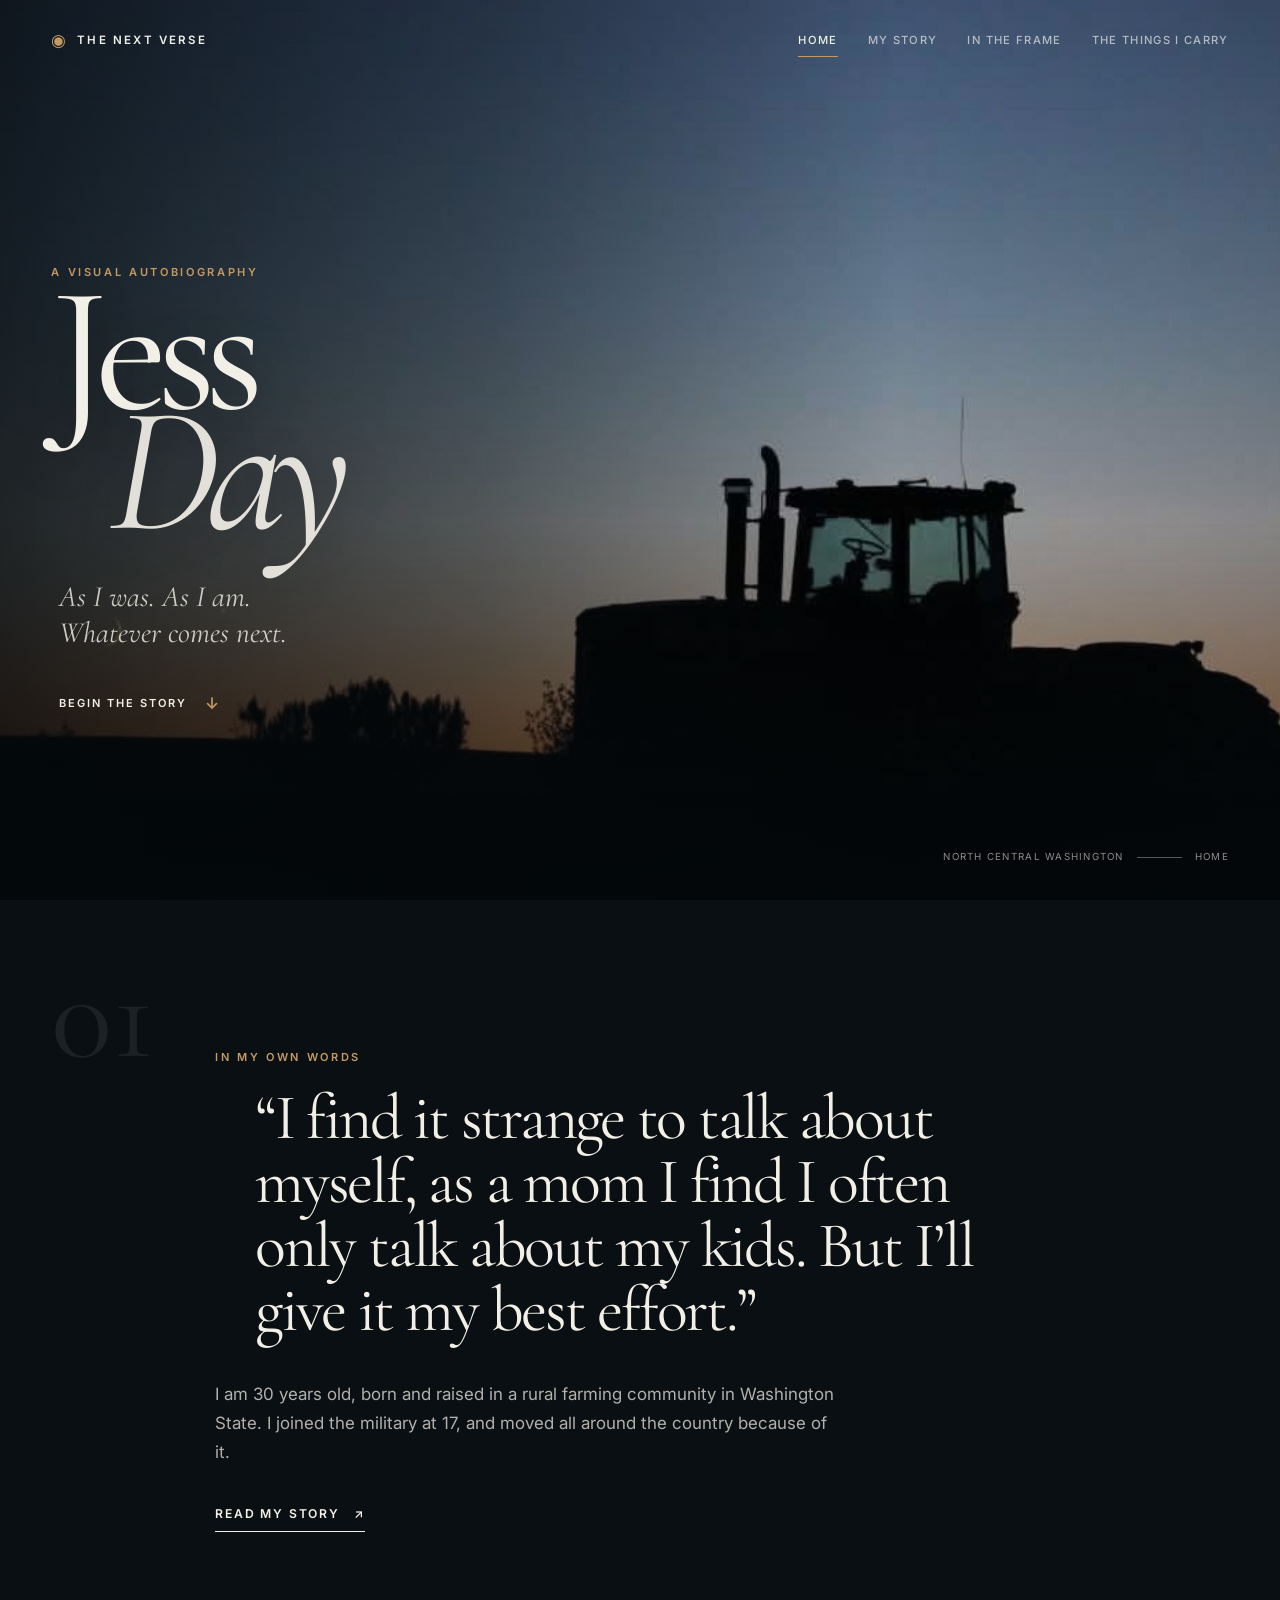
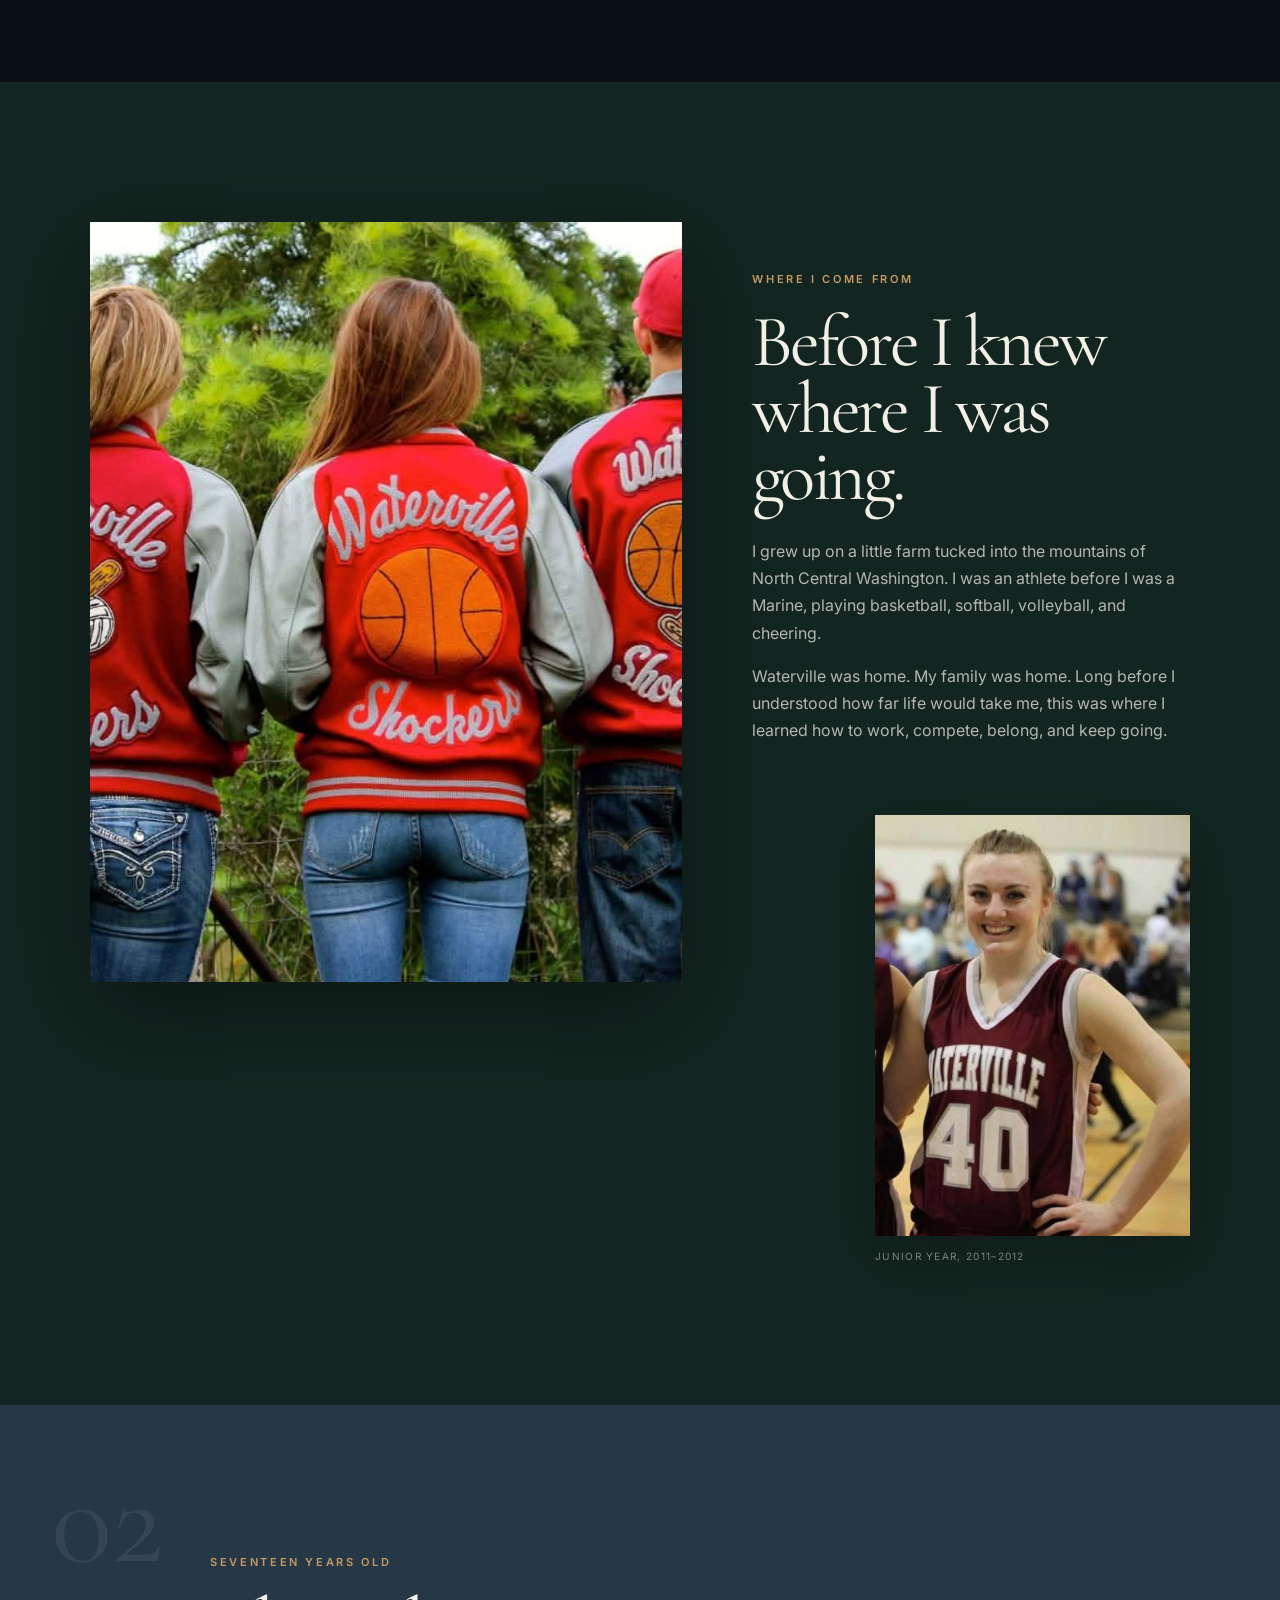
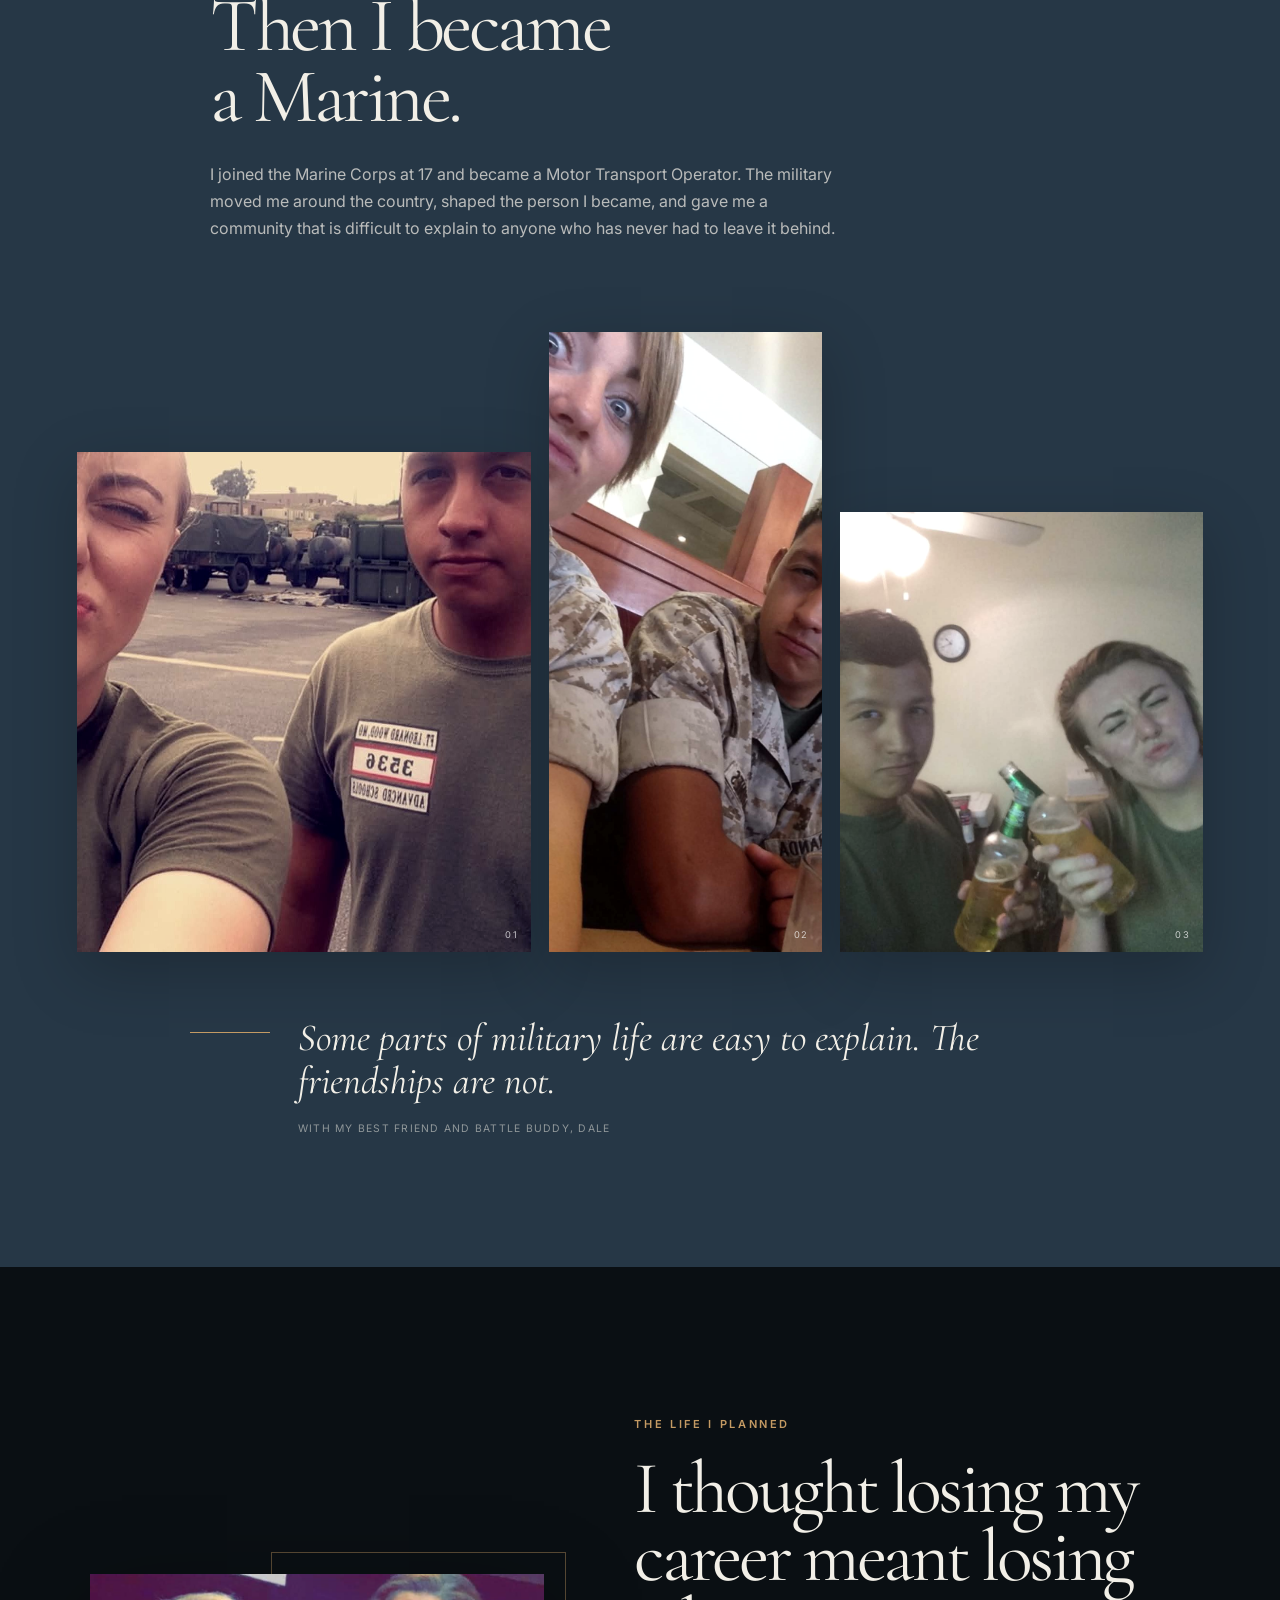
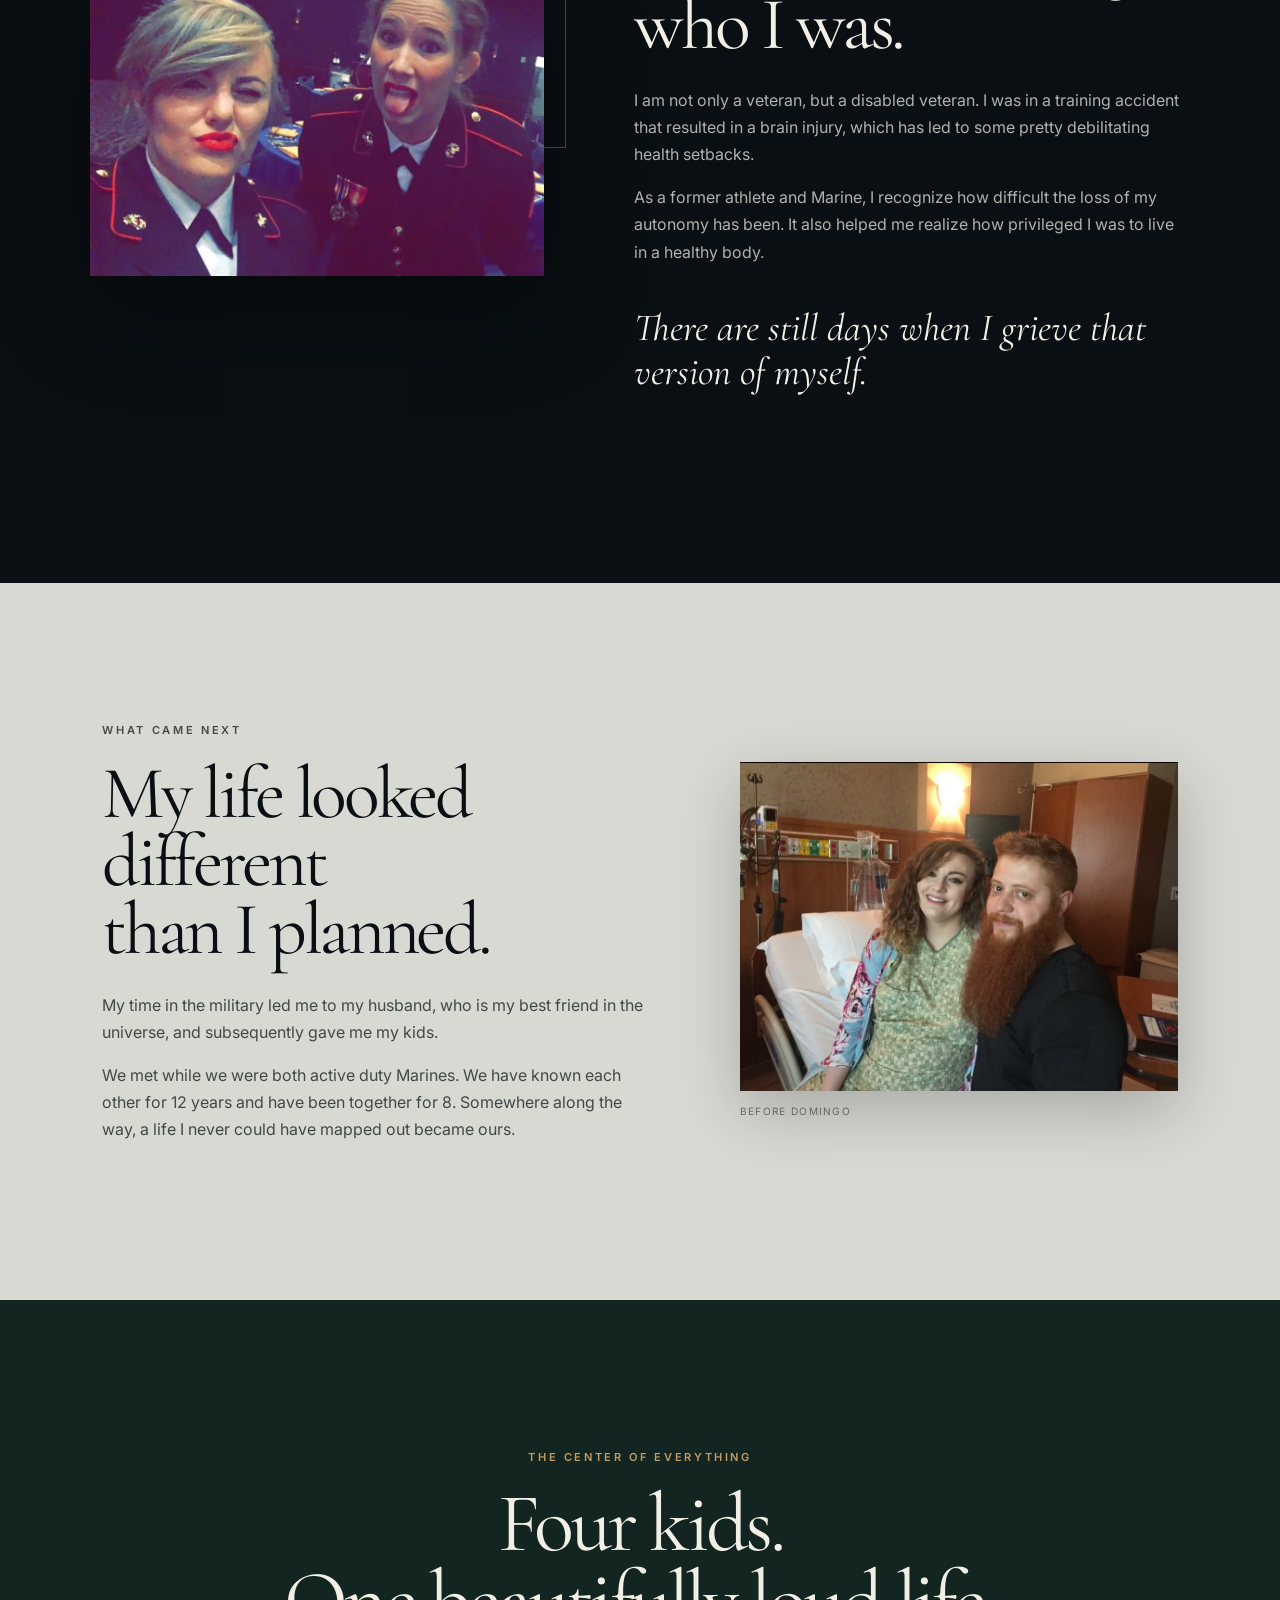
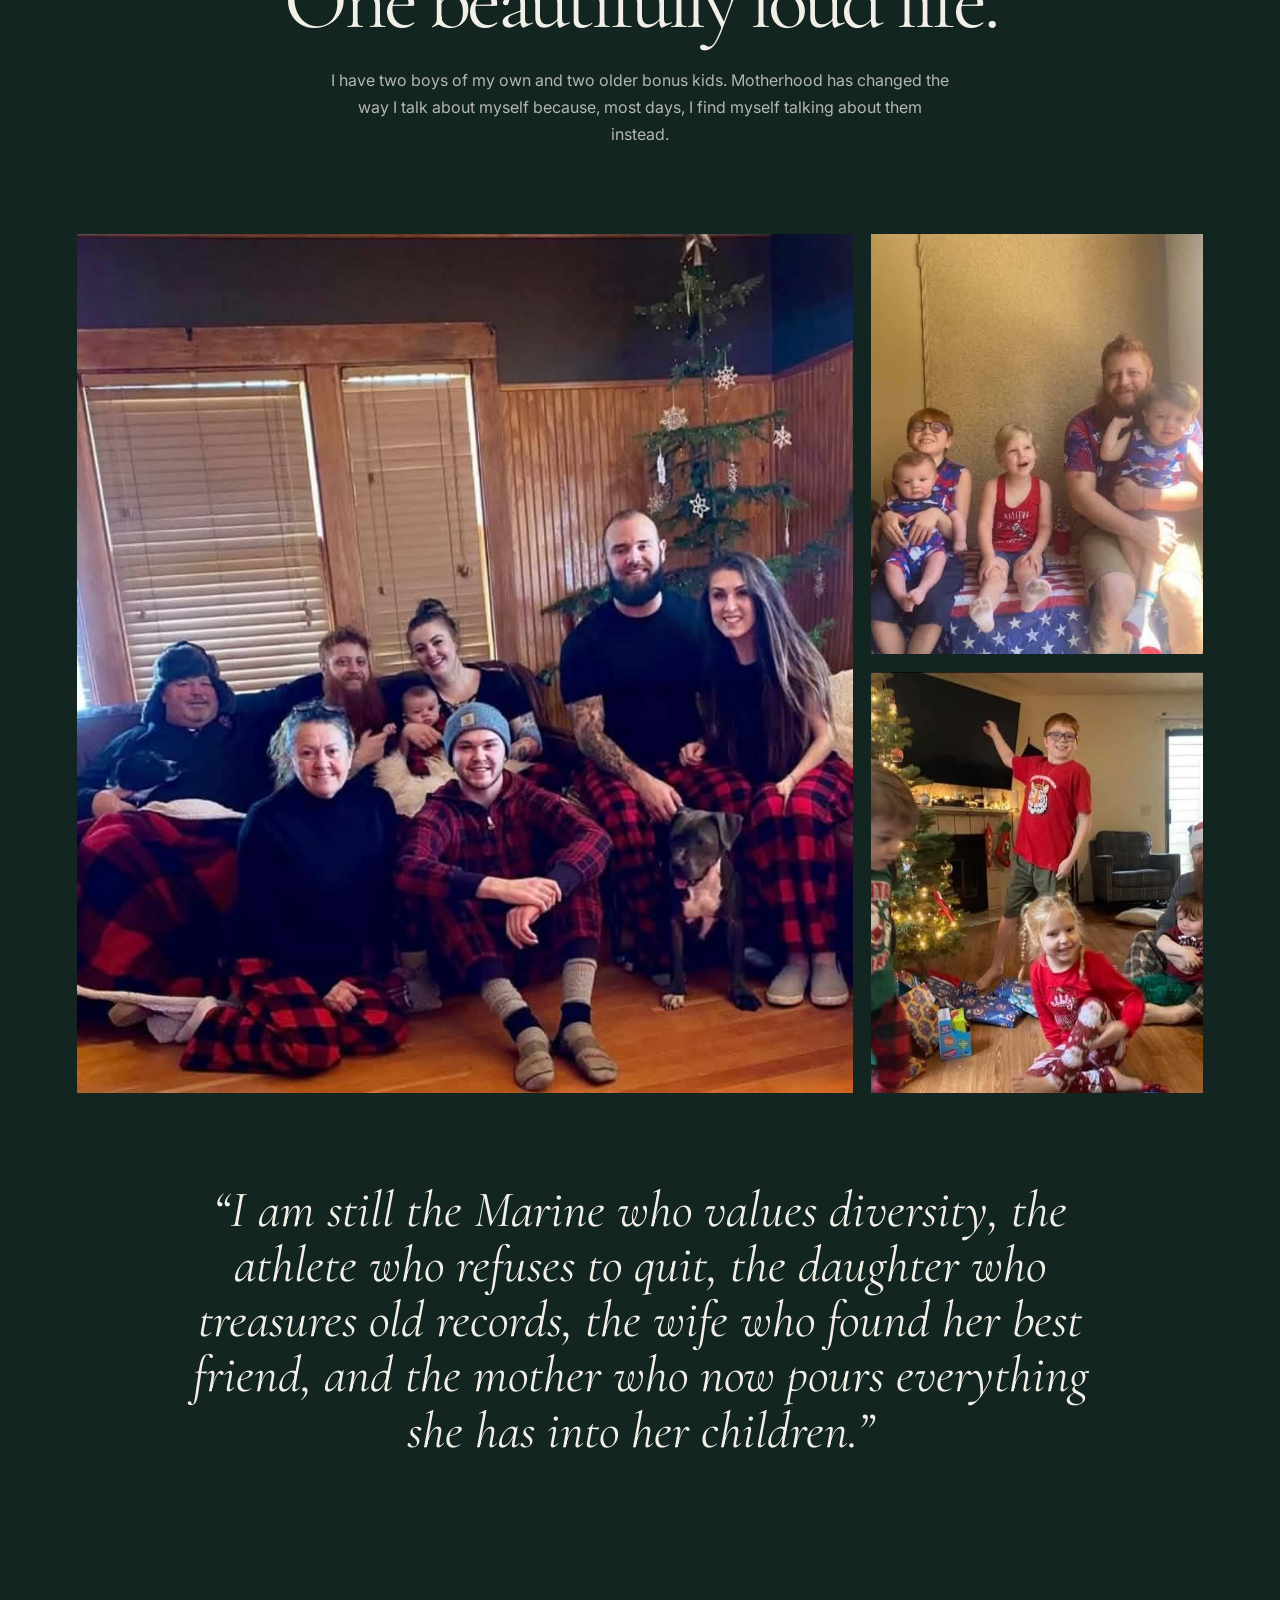
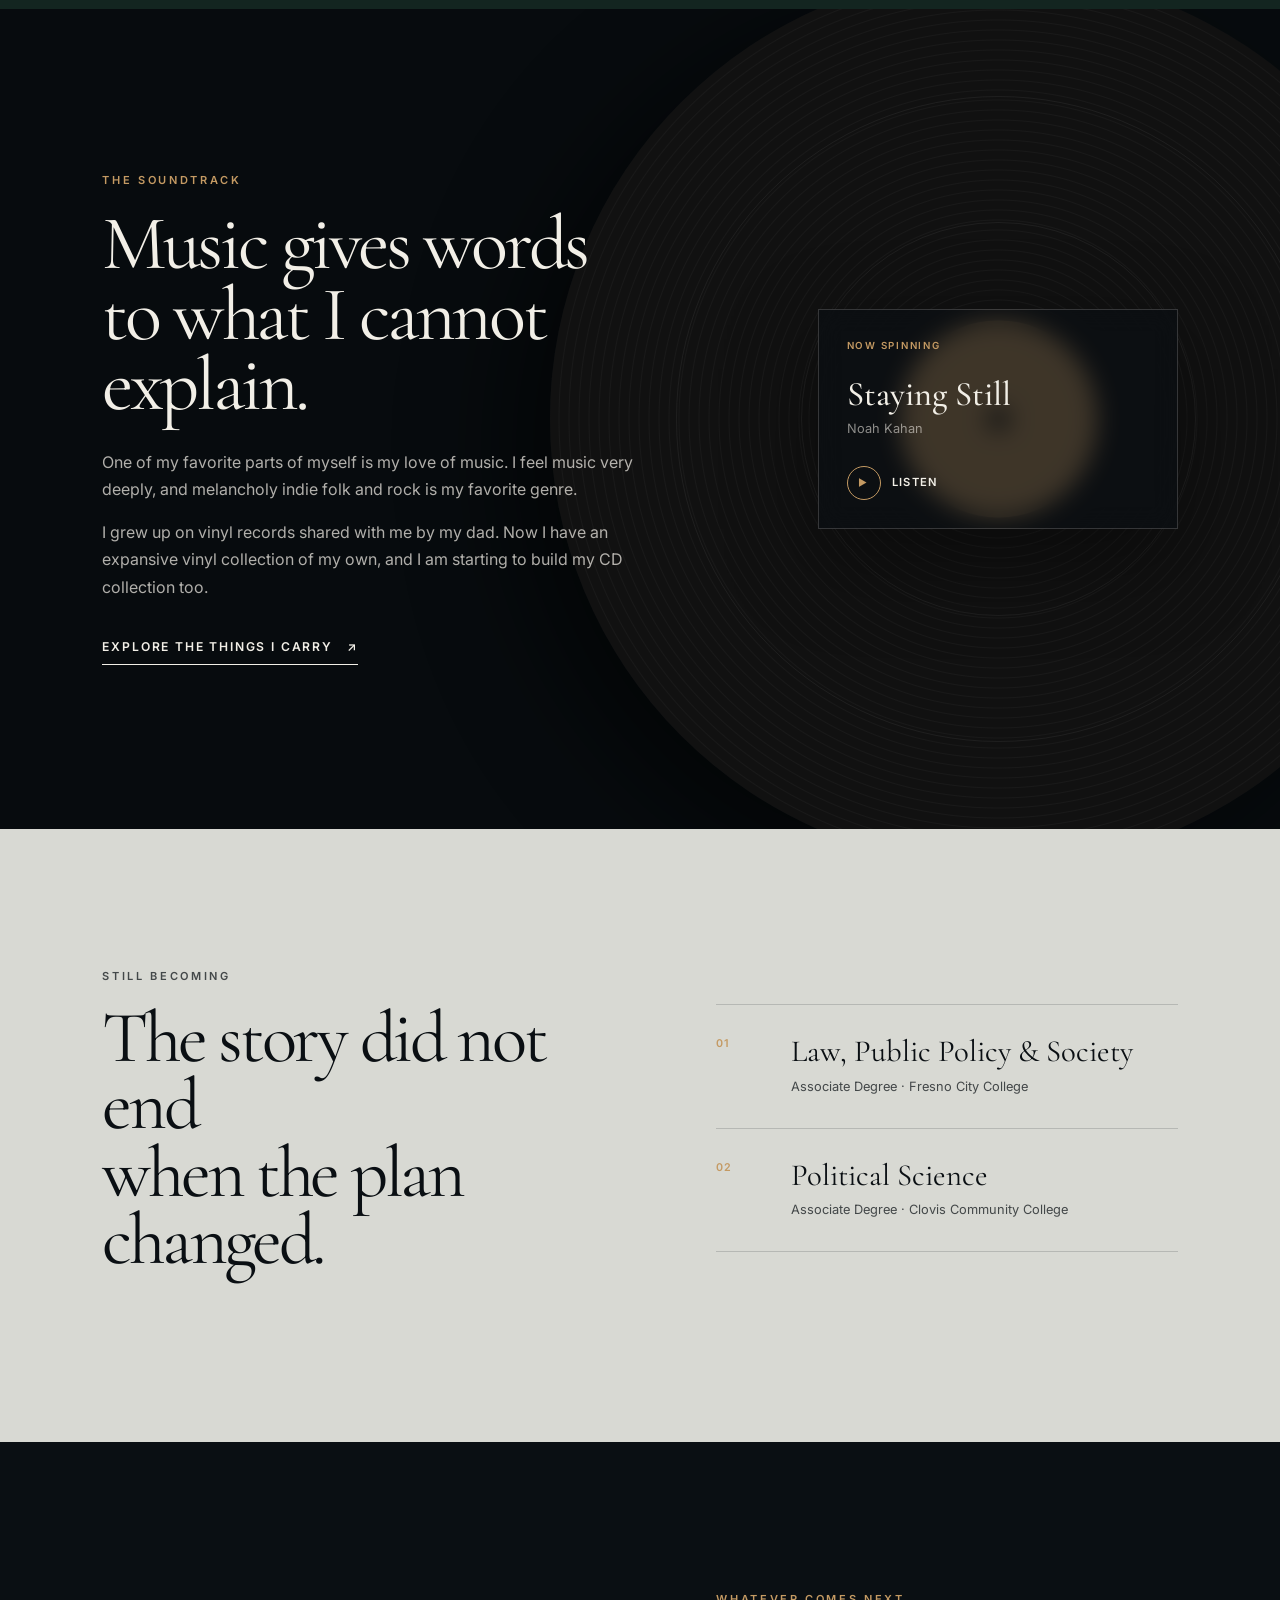
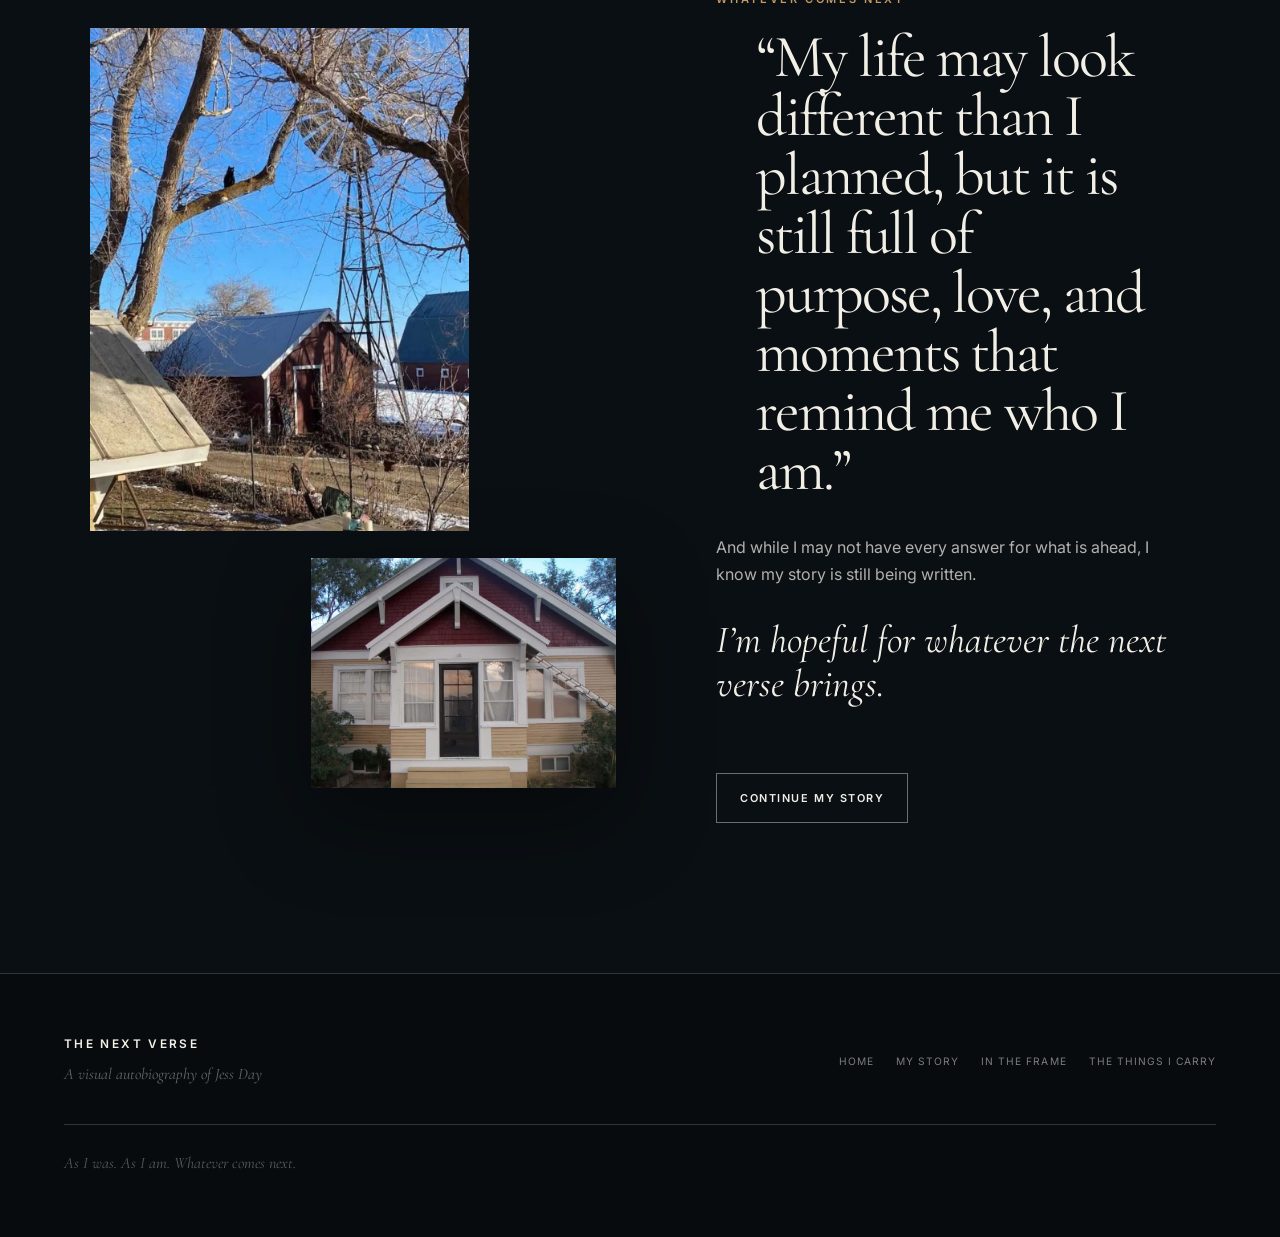
<file: index.html>
<!DOCTYPE html>
<html lang="en">
<head>
  <meta charset="UTF-8">

  <meta
    name="viewport"
    content="width=device-width, initial-scale=1.0"
  >

  <title>The Next Verse | Jess Day</title>

  <meta
    name="description"
    content="The Next Verse is a visual autobiography of Jess Day: daughter, athlete, Marine, veteran, wife, mother, music lover, and a story still being written."
  >

  <!-- Google Fonts -->
  <link rel="preconnect" href="https://fonts.googleapis.com">
  <link rel="preconnect" href="https://fonts.gstatic.com" crossorigin>

  <link
    href="https://fonts.googleapis.com/css2?family=Cormorant+Garamond:ital,wght@0,400;0,500;0,600;1,400;1,500&family=Inter:wght@300;400;500;600&display=swap"
    rel="stylesheet"
  >

  <!-- Main stylesheet -->
  <link rel="stylesheet" href="css/style.css">
</head>


<body>

  <!-- =====================================================
       NAVIGATION
  ====================================================== -->

  <header
    class="site-header"
    id="siteHeader"
  >

    <a
      class="site-logo"
      href="index.html"
      aria-label="The Next Verse home"
    >
      <span class="logo-mark">◉</span>
      <span class="logo-text">THE NEXT VERSE</span>
    </a>


    <button
      class="menu-toggle"
      id="menuToggle"
      aria-label="Open navigation menu"
      aria-expanded="false"
      aria-controls="mainNav"
    >
      <span></span>
      <span></span>
      <span></span>
    </button>


    <nav
      class="main-nav"
      id="mainNav"
      aria-label="Main navigation"
    >
      <a
        href="index.html"
        class="active"
      >
        Home
      </a>

      <a href="story.html">
        My Story
      </a>

      <a href="frame.html">
        In the Frame
      </a>

      <a href="carry.html">
        The Things I Carry
      </a>
    </nav>

  </header>



  <main>


    <!-- =====================================================
         HERO
         Farm-3: tractor silhouette at dusk
    ====================================================== -->

    <section
      class="hero"
      id="home"
    >

      <div
        class="hero-image"
        aria-hidden="true"
      ></div>

      <div
        class="hero-overlay"
        aria-hidden="true"
      ></div>

      <div
        class="hero-grain"
        aria-hidden="true"
      ></div>


      <div class="hero-content">

        <p class="eyebrow">
          A visual autobiography
        </p>

        <h1>
          Jess
          <span>Day</span>
        </h1>

        <p class="hero-tagline">
          As I was. As I am.<br>
          Whatever comes next.
        </p>

        <a
          href="#beginning"
          class="hero-link"
        >
          Begin the story
          <span aria-hidden="true">↓</span>
        </a>

      </div>


      <div class="hero-caption">

        <span>
          North Central Washington
        </span>

        <span class="caption-line"></span>

        <span>
          Home
        </span>

      </div>

    </section>



    <!-- =====================================================
         OPENING
    ====================================================== -->

    <section
      class="opening section-dark"
      id="beginning"
    >

      <div
        class="section-number"
        aria-hidden="true"
      >
        01
      </div>


      <div class="opening-inner reveal">

        <p class="eyebrow">
          In my own words
        </p>


        <blockquote class="opening-quote">
          “I find it strange to talk about myself, as a mom
          I find I often only talk about my kids.
          But I’ll give it my best effort.”
        </blockquote>


        <p class="opening-copy">
          I am 30 years old, born and raised in a rural farming
          community in Washington State. I joined the military
          at 17, and moved all around the country because of it.
        </p>


        <a
          href="story.html"
          class="text-link"
        >
          Read my story
          <span aria-hidden="true">↗</span>
        </a>

      </div>

    </section>



    <!-- =====================================================
         ROOTS
    ====================================================== -->

    <section class="roots section-evergreen">

      <div class="roots-grid">


        <div class="roots-main-image reveal">

          <img
            src="images/Photo-3-letterman-jacket.jpg"
            alt="Jess, her sister Julia, and her brother Lakin wearing Waterville Shockers letterman jackets"
            loading="lazy"
          >

        </div>


        <div class="roots-content reveal">

          <p class="eyebrow">
            Where I come from
          </p>

          <h2>
            Before I knew<br>
            where I was going.
          </h2>

          <p>
            I grew up on a little farm tucked into the mountains
            of North Central Washington. I was an athlete before
            I was a Marine, playing basketball, softball,
            volleyball, and cheering.
          </p>

          <p>
            Waterville was home. My family was home. Long before
            I understood how far life would take me, this was where
            I learned how to work, compete, belong, and keep going.
          </p>

        </div>


        <figure class="roots-secondary-image reveal">

          <img
            src="images/Photo-1-Basketball.jpg"
            alt="Jess smiling in her Waterville basketball jersey during her junior year"
            loading="lazy"
          >

          <figcaption>
            Junior year, 2011–2012
          </figcaption>

        </figure>


      </div>

    </section>



    <!-- =====================================================
         MARINE CORPS
    ====================================================== -->

    <section class="service section-blue">


      <div
        class="section-number light"
        aria-hidden="true"
      >
        02
      </div>


      <div class="service-heading reveal">

        <p class="eyebrow">
          Seventeen years old
        </p>

        <h2>
          Then I became<br>
          a Marine.
        </h2>

        <p>
          I joined the Marine Corps at 17 and became a Motor
          Transport Operator. The military moved me around the
          country, shaped the person I became, and gave me a
          community that is difficult to explain to anyone who
          has never had to leave it behind.
        </p>

      </div>



      <div class="contact-sheet reveal">


        <figure class="contact-photo photo-one">

          <img
            src="images/Photo-2-Marine-3.jpg"
            alt="Jess with her best friend and battle buddy Dale during their Marine Corps service"
            loading="lazy"
          >

          <span>01</span>

        </figure>



        <figure class="contact-photo photo-two">

          <img
            src="images/Photo-2-Marine-2.jpg"
            alt="Jess and Dale taking a candid selfie in Marine camouflage uniforms"
            loading="lazy"
          >

          <span>02</span>

        </figure>



        <figure class="contact-photo photo-three">

          <img
            src="images/Photo-2-Marine-1.jpg"
            alt="Jess and Dale sharing a toast during their time in the Marine Corps"
            loading="lazy"
          >

          <span>03</span>

        </figure>


      </div>



      <div class="service-note reveal">

        <span class="note-line"></span>

        <p>
          Some parts of military life are easy to explain.
          The friendships are not.
        </p>

        <span class="note-credit">
          With my best friend and battle buddy, Dale
        </span>

      </div>

    </section>



    <!-- =====================================================
         IDENTITY / LOSS
    ====================================================== -->

    <section class="identity section-dark">

      <div class="identity-grid">


        <div class="identity-photo reveal">

          <img
            src="images/Photo-2-Marine-4.jpg"
            alt="Jess and her friend Sylvia in Dress Blues at the 2015 Marine Corps Ball"
            loading="lazy"
          >

        </div>


        <div class="identity-copy reveal">

          <p class="eyebrow">
            The life I planned
          </p>

          <h2>
            I thought losing my career
            meant losing who I was.
          </h2>

          <p>
            I am not only a veteran, but a disabled veteran.
            I was in a training accident that resulted in a
            brain injury, which has led to some pretty
            debilitating health setbacks.
          </p>

          <p>
            As a former athlete and Marine, I recognize how
            difficult the loss of my autonomy has been.
            It also helped me realize how privileged I was
            to live in a healthy body.
          </p>

          <p class="large-emphasis">
            There are still days when I grieve that version of myself.
          </p>

        </div>


      </div>

    </section>



    <!-- =====================================================
         LOVE / TRANSITION TO FAMILY
    ====================================================== -->

    <section class="love section-fog">

      <div class="love-grid">


        <div class="love-copy reveal">

          <p class="eyebrow">
            What came next
          </p>

          <h2>
            My life looked different<br>
            than I planned.
          </h2>

          <p>
            My time in the military led me to my husband,
            who is my best friend in the universe,
            and subsequently gave me my kids.
          </p>

          <p>
            We met while we were both active duty Marines.
            We have known each other for 12 years and have
            been together for 8. Somewhere along the way,
            a life I never could have mapped out became ours.
          </p>

        </div>



        <figure class="love-photo reveal">

          <img
            src="images/Photo-4-family-2.jpg"
            alt="Jess and her husband Elijah smiling together in the hospital before the birth of their son Domingo"
            loading="lazy"
          >

          <figcaption>
            Before Domingo
          </figcaption>

        </figure>


      </div>

    </section>



    <!-- =====================================================
         FAMILY COLLAGE
    ====================================================== -->

    <section class="family section-evergreen">


      <div class="family-heading reveal">

        <p class="eyebrow">
          The center of everything
        </p>

        <h2>
          Four kids.<br>
          One beautifully loud life.
        </h2>

        <p>
          I have two boys of my own and two older bonus kids.
          Motherhood has changed the way I talk about myself
          because, most days, I find myself talking about them instead.
        </p>

      </div>



      <div class="family-collage">


        <figure class="family-image family-large reveal">

          <img
            src="images/Photo-4-family-1.jpg"
            alt="Jess with her husband and extended family gathered together at Christmas"
            loading="lazy"
          >

        </figure>



        <figure class="family-image family-small-one reveal">

          <img
            src="images/Photo-4-family-3.jpg"
            alt="Elijah with Michael, Adrian, Ryann, and Domingo on the Fourth of July in 2021"
            loading="lazy"
          >

        </figure>



        <figure class="family-image family-small-two reveal">

          <img
            src="images/Photo-4-family-4.jpg"
            alt="Elijah with the children together at Christmas in 2022"
            loading="lazy"
          >

        </figure>


      </div>



      <div class="family-closing reveal">

        <p>
          “I am still the Marine who values diversity,
          the athlete who refuses to quit,
          the daughter who treasures old records,
          the wife who found her best friend,
          and the mother who now pours everything
          she has into her children.”
        </p>

      </div>

    </section>



    <!-- =====================================================
         MUSIC
         Exact YouTube video supplied by user
    ====================================================== -->

    <section class="music section-vinyl">


      <div
        class="vinyl-decoration"
        aria-hidden="true"
      >

        <div class="vinyl-ring ring-one"></div>
        <div class="vinyl-ring ring-two"></div>
        <div class="vinyl-ring ring-three"></div>
        <div class="vinyl-label"></div>

      </div>



      <div class="music-content reveal">

        <p class="eyebrow">
          The soundtrack
        </p>

        <h2>
          Music gives words<br>
          to what I cannot explain.
        </h2>

        <p>
          One of my favorite parts of myself is my love of music.
          I feel music very deeply, and melancholy indie folk
          and rock is my favorite genre.
        </p>

        <p>
          I grew up on vinyl records shared with me by my dad.
          Now I have an expansive vinyl collection of my own,
          and I am starting to build my CD collection too.
        </p>

        <a
          href="carry.html"
          class="text-link light-link"
        >
          Explore the things I carry
          <span aria-hidden="true">↗</span>
        </a>

      </div>



      <aside
        class="now-spinning reveal"
        aria-label="Featured song"
      >

        <span class="spinning-label">
          Now spinning
        </span>


        <div class="song-info">

          <strong>
            Staying Still
          </strong>

          <span>
            Noah Kahan
          </span>

        </div>


        <a
          href="https://www.youtube.com/watch?v=a0JHHSYs9io&list=RDa0JHHSYs9io&start_radio=1"
          target="_blank"
          rel="noopener noreferrer"
          class="listen-button"
          aria-label="Listen to Staying Still by Noah Kahan on YouTube"
        >

          <span
            class="play-icon"
            aria-hidden="true"
          >
            ▶
          </span>

          Listen

        </a>

      </aside>


    </section>



    <!-- =====================================================
         EDUCATION
    ====================================================== -->

    <section class="education section-fog">


      <div class="education-inner">


        <div class="education-heading reveal">

          <p class="eyebrow">
            Still becoming
          </p>

          <h2>
            The story did not end<br>
            when the plan changed.
          </h2>

        </div>



        <div class="education-details reveal">


          <div class="degree">

            <span class="degree-number">
              01
            </span>

            <div>

              <h3>
                Law, Public Policy &amp; Society
              </h3>

              <p>
                Associate Degree · Fresno City College
              </p>

            </div>

          </div>



          <div class="degree">

            <span class="degree-number">
              02
            </span>

            <div>

              <h3>
                Political Science
              </h3>

              <p>
                Associate Degree · Clovis Community College
              </p>

            </div>

          </div>


        </div>


      </div>

    </section>



    <!-- =====================================================
         CLOSING
    ====================================================== -->

    <section class="closing section-dark">


      <div class="closing-images">


        <figure class="closing-image closing-one reveal">

          <img
            src="images/Photo-5-Farm-1.jpg"
            alt="The farm where Jess grew up, with a windmill, outbuildings, bare trees, and a cat perched on a branch"
            loading="lazy"
          >

        </figure>



        <figure class="closing-image closing-two reveal">

          <img
            src="images/Photo-5-Farm-2.jpg"
            alt="The farmhouse in North Central Washington where Jess grew up"
            loading="lazy"
          >

        </figure>


      </div>



      <div class="closing-copy reveal">

        <p class="eyebrow">
          Whatever comes next
        </p>


        <blockquote>
          “My life may look different than I planned,
          but it is still full of purpose, love,
          and moments that remind me who I am.”
        </blockquote>


        <p>
          And while I may not have every answer for what is ahead,
          I know my story is still being written.
        </p>


        <p class="final-line">
          I’m hopeful for whatever the next verse brings.
        </p>


        <a
          href="story.html"
          class="button-outline"
        >
          Continue my story
        </a>

      </div>


    </section>


  </main>



  <!-- =====================================================
       FOOTER
  ====================================================== -->

  <footer class="site-footer">


    <div class="footer-title">

      <span>
        THE NEXT VERSE
      </span>

      <small>
        A visual autobiography of Jess Day
      </small>

    </div>



    <nav
      class="footer-nav"
      aria-label="Footer navigation"
    >

      <a href="index.html">
        Home
      </a>

      <a href="story.html">
        My Story
      </a>

      <a href="frame.html">
        In the Frame
      </a>

      <a href="carry.html">
        The Things I Carry
      </a>

    </nav>



    <p class="footer-note">
      As I was. As I am. Whatever comes next.
    </p>


  </footer>



  <!-- Main JavaScript -->
  <script src="js/script.js"></script>

</body>
</html>
</file>
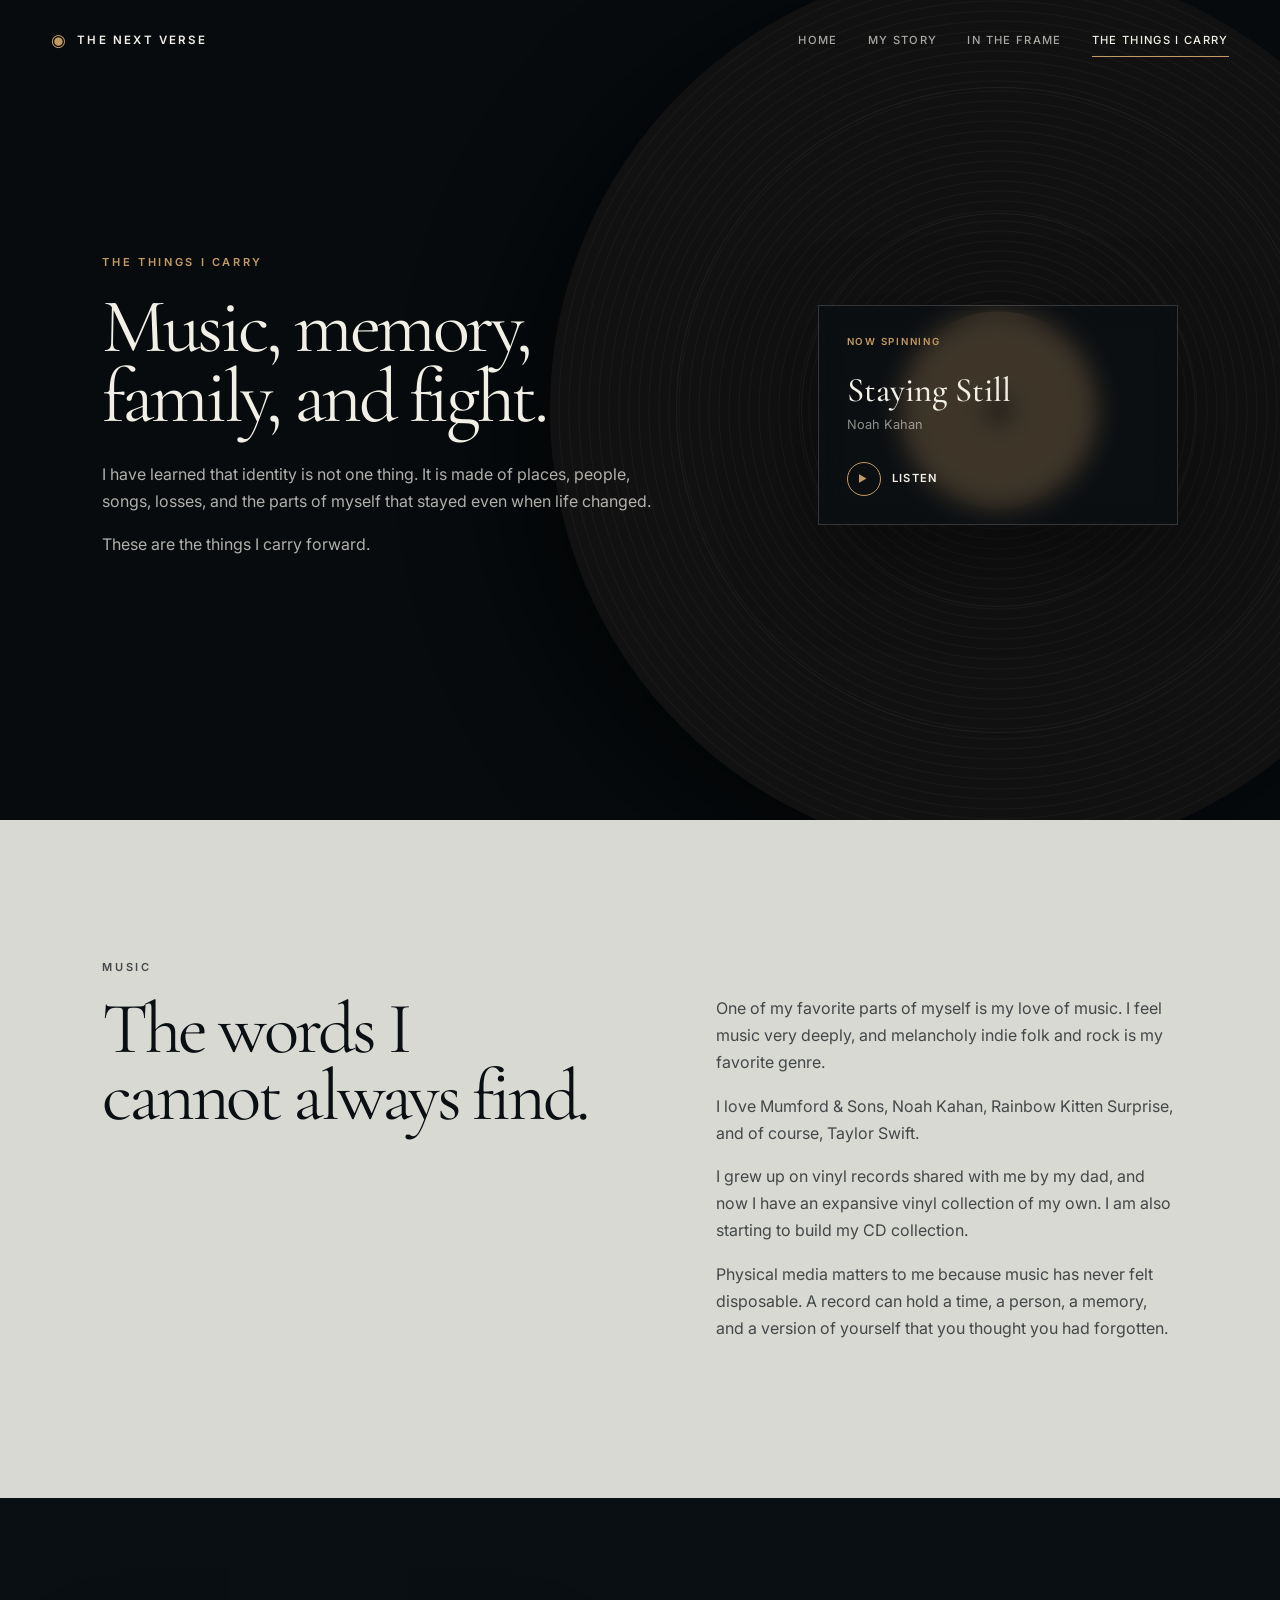
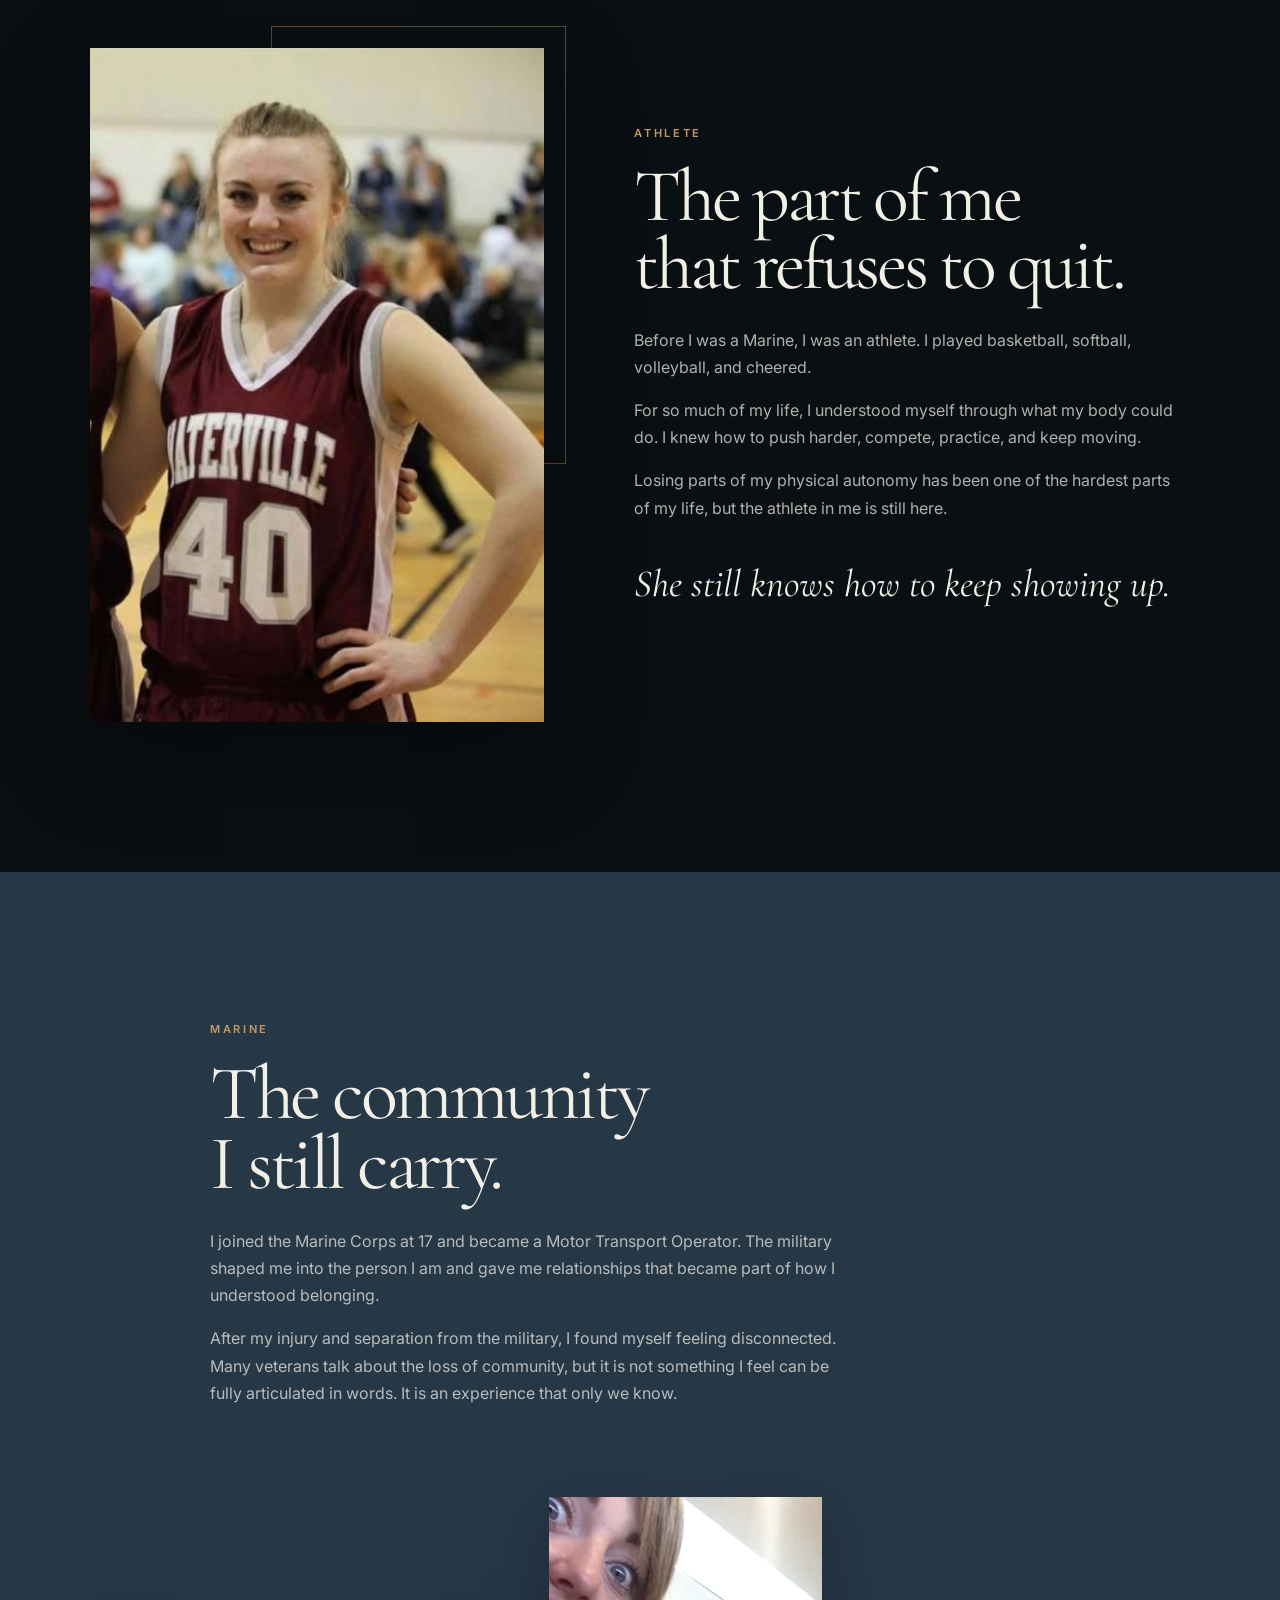
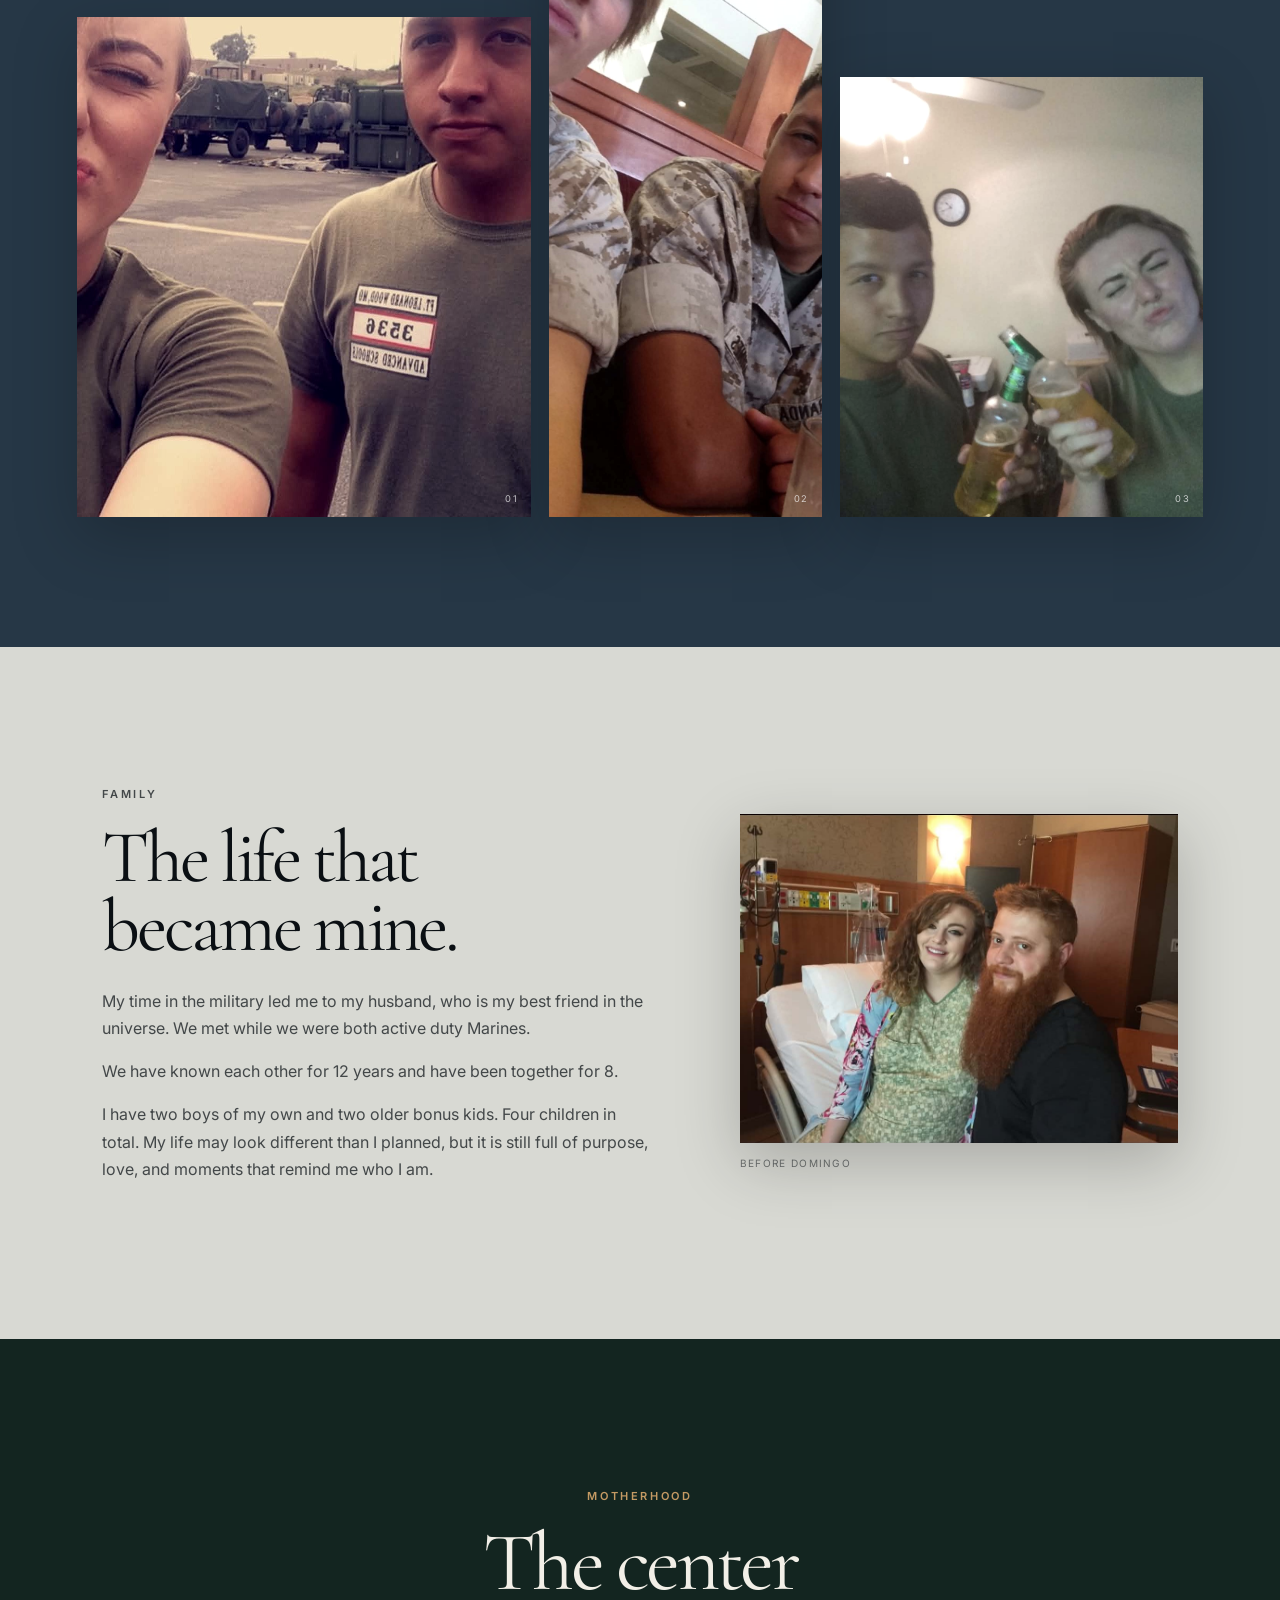
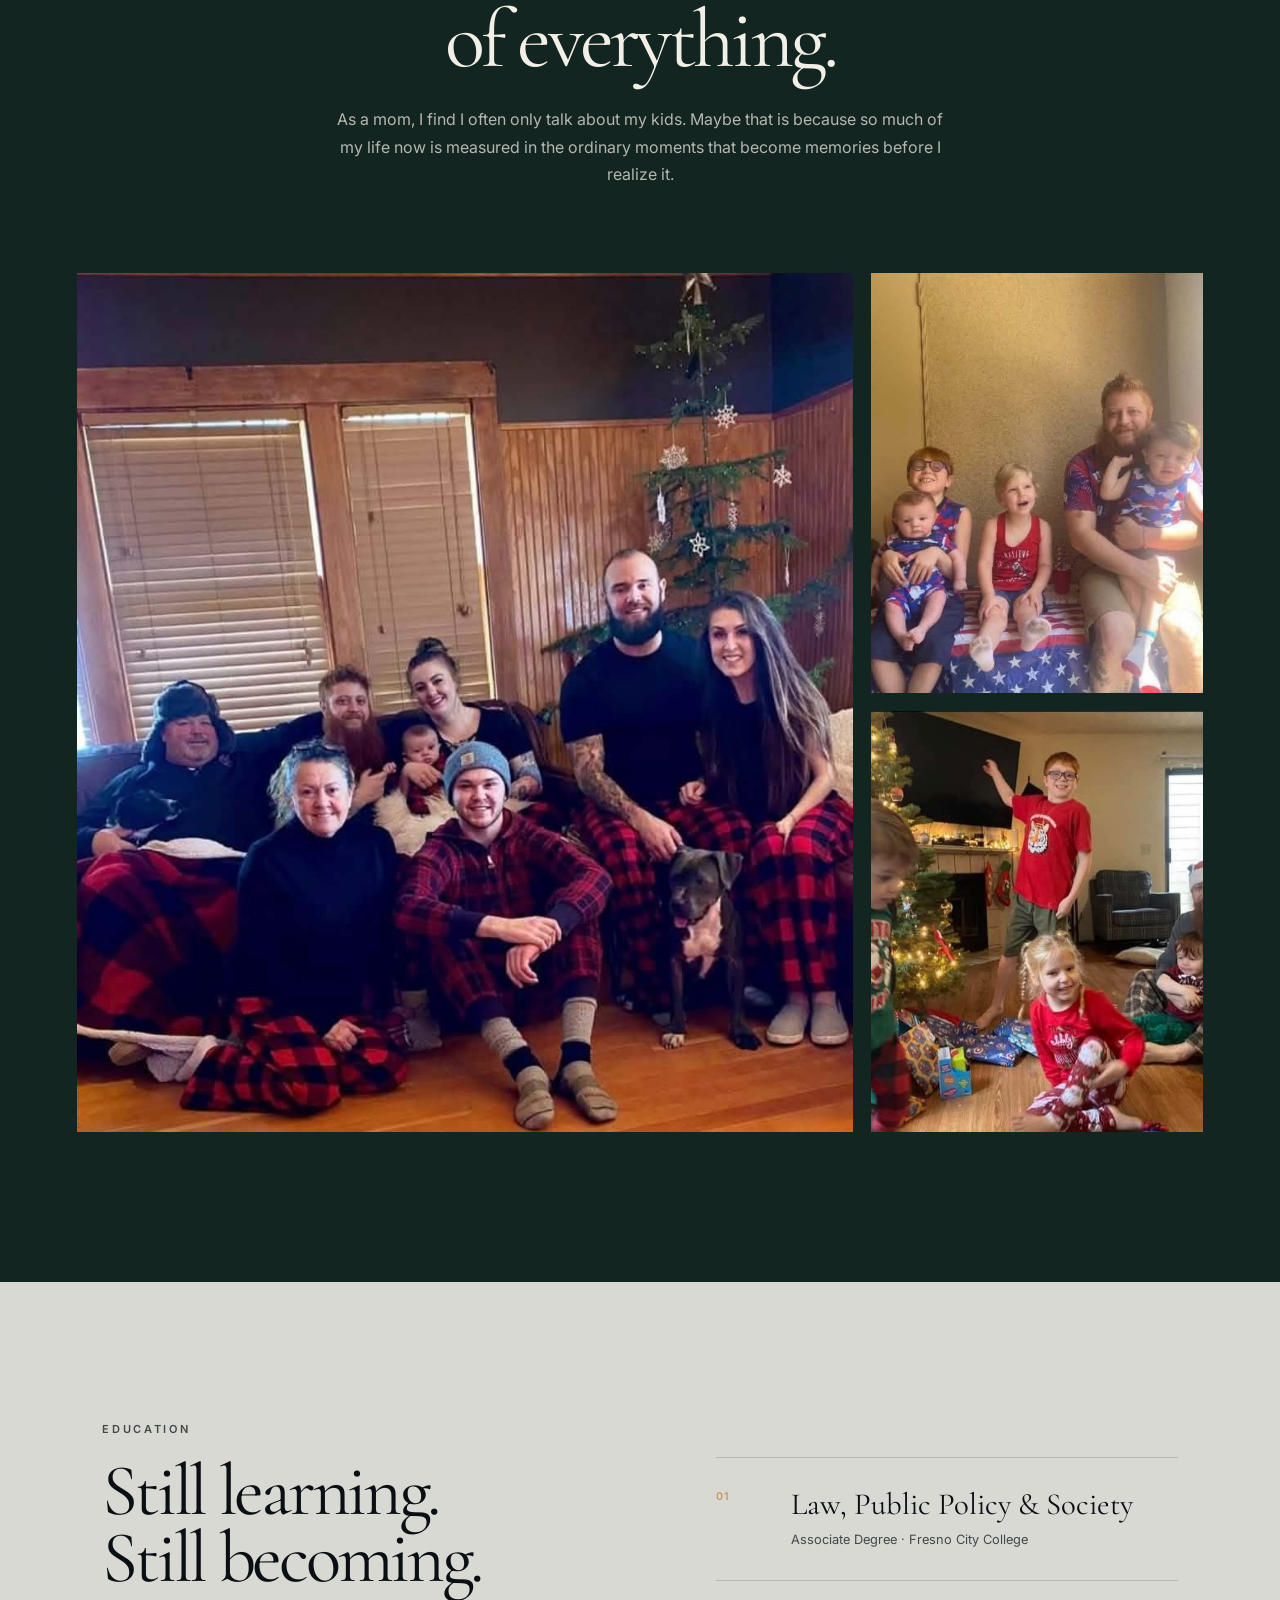
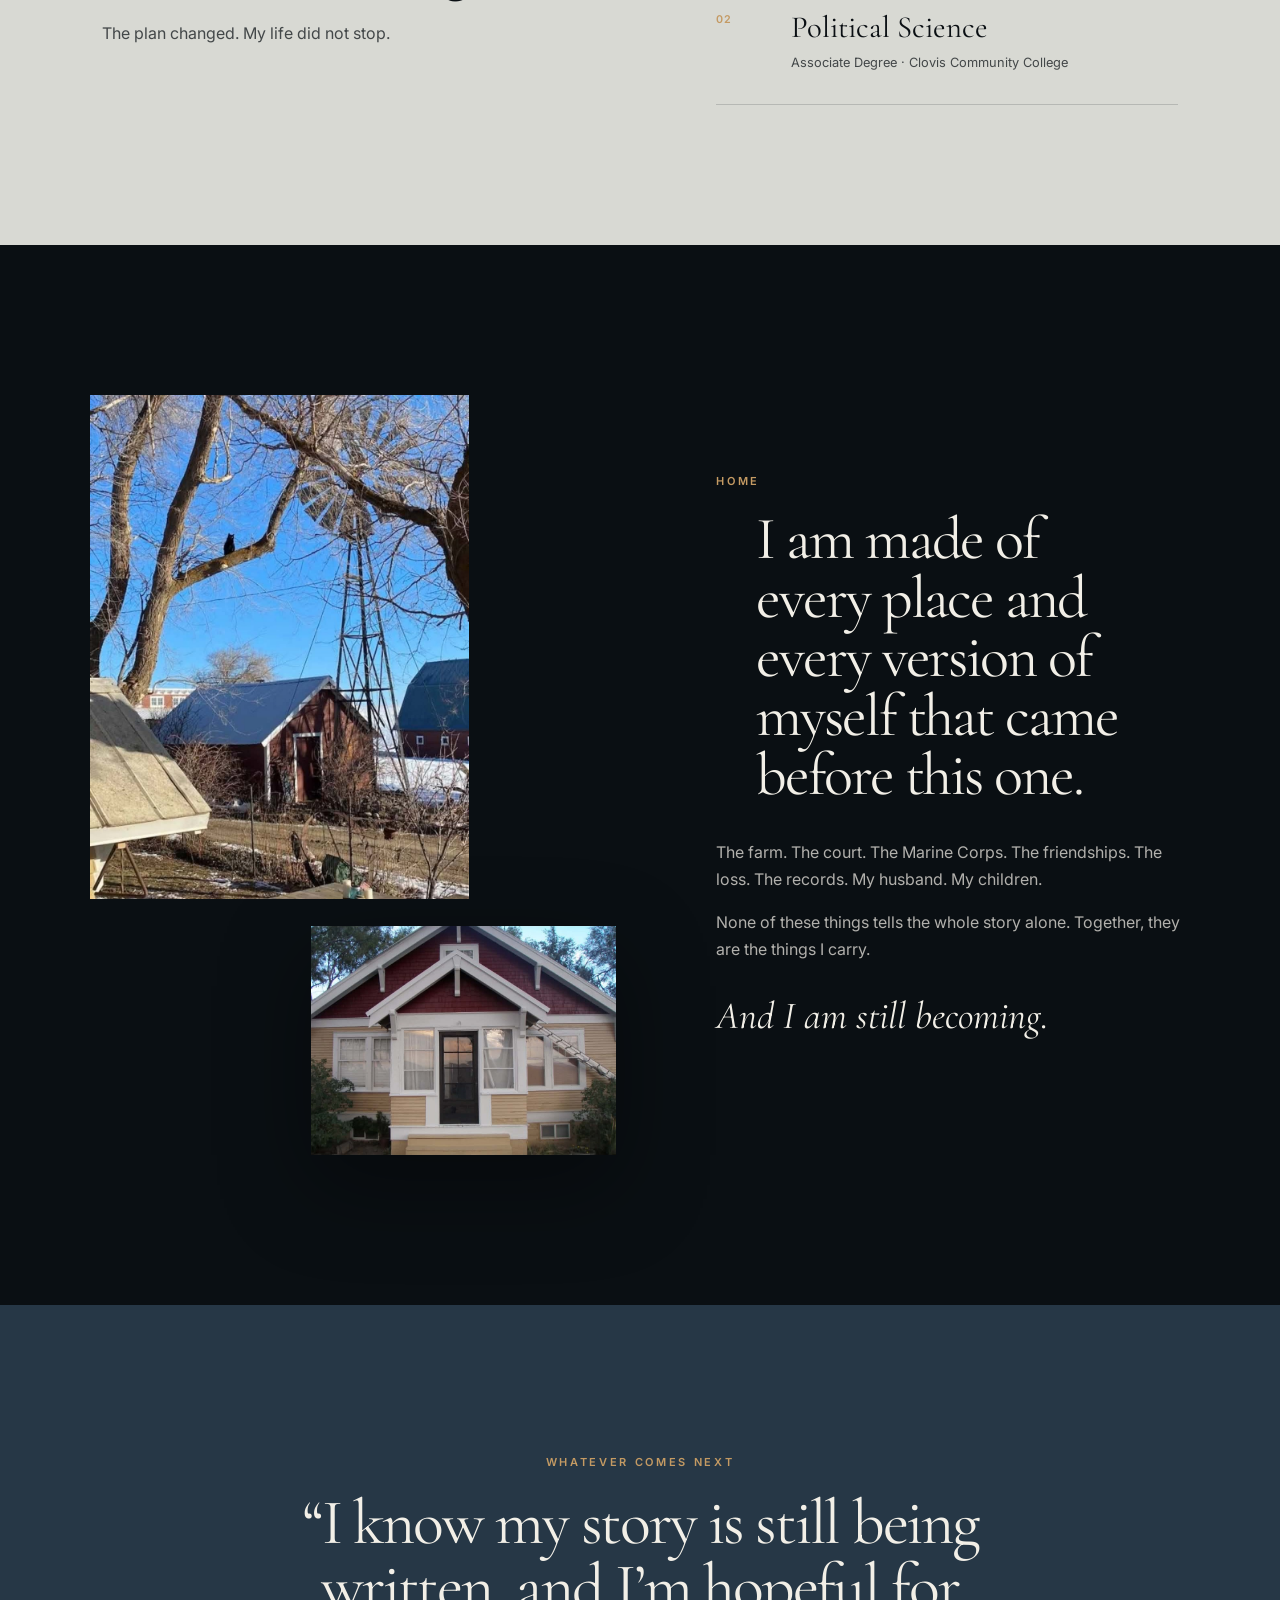
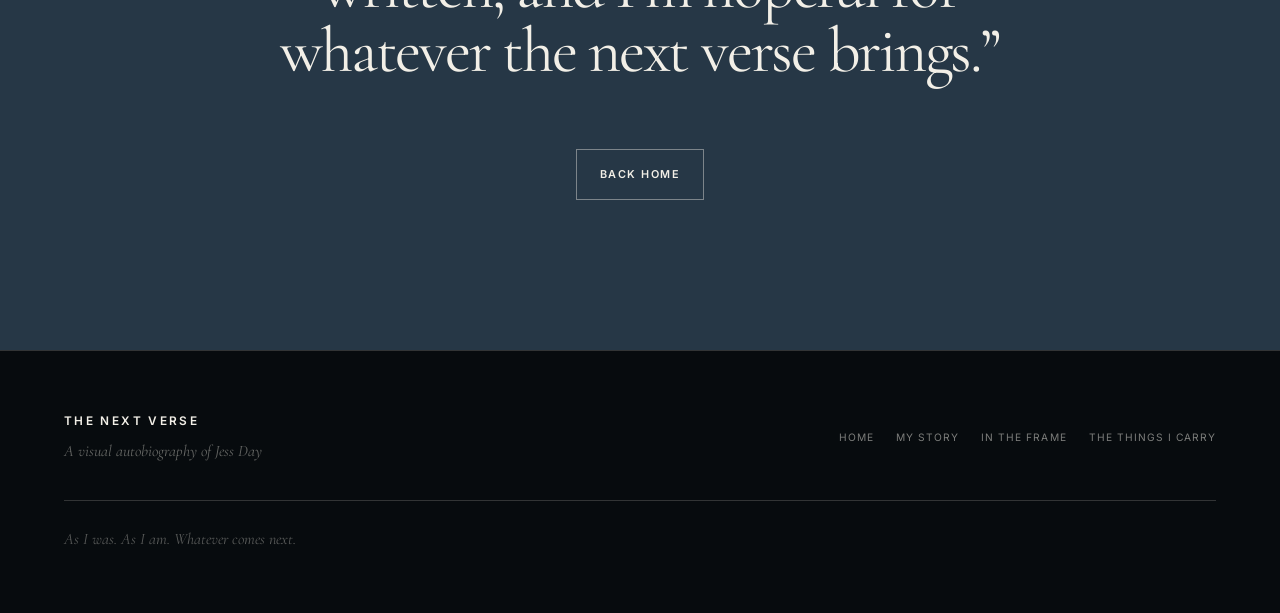
<file: carry.html>
<!DOCTYPE html>
<html lang="en">
<head>
  <meta charset="UTF-8">
  <meta name="viewport" content="width=device-width, initial-scale=1.0">

  <title>The Things I Carry | The Next Verse</title>

  <meta
    name="description"
    content="The music, memories, family, education, resilience, and identities Jess Day carries forward."
  >

  <link rel="preconnect" href="https://fonts.googleapis.com">
  <link rel="preconnect" href="https://fonts.gstatic.com" crossorigin>

  <link
    href="https://fonts.googleapis.com/css2?family=Cormorant+Garamond:ital,wght@0,400;0,500;0,600;1,400;1,500&family=Inter:wght@300;400;500;600&display=swap"
    rel="stylesheet"
  >

  <link rel="stylesheet" href="css/style.css">
</head>

<body>

  <!-- =====================================================
       NAVIGATION
  ====================================================== -->
  <header class="site-header" id="siteHeader">

    <a
      class="site-logo"
      href="index.html"
      aria-label="The Next Verse home"
    >
      <span class="logo-mark">◉</span>
      <span class="logo-text">THE NEXT VERSE</span>
    </a>

    <button
      class="menu-toggle"
      id="menuToggle"
      aria-label="Open navigation menu"
      aria-expanded="false"
      aria-controls="mainNav"
    >
      <span></span>
      <span></span>
      <span></span>
    </button>

    <nav
      class="main-nav"
      id="mainNav"
      aria-label="Main navigation"
    >
      <a href="index.html">Home</a>
      <a href="story.html">My Story</a>
      <a href="frame.html">In the Frame</a>
      <a href="carry.html" class="active">The Things I Carry</a>
    </nav>

  </header>


  <main>

    <!-- =====================================================
         PAGE OPENING / MUSIC
    ====================================================== -->
    <section
      class="music section-vinyl"
      style="padding-top:160px;"
    >

      <div
        class="vinyl-decoration"
        aria-hidden="true"
      >
        <div class="vinyl-ring ring-one"></div>
        <div class="vinyl-ring ring-two"></div>
        <div class="vinyl-ring ring-three"></div>
        <div class="vinyl-label"></div>
      </div>


      <div class="music-content reveal">

        <p class="eyebrow">
          The Things I Carry
        </p>

        <h2>
          Music, memory,<br>
          family, and fight.
        </h2>

        <p>
          I have learned that identity is not one thing.
          It is made of places, people, songs, losses,
          and the parts of myself that stayed even when
          life changed.
        </p>

        <p>
          These are the things I carry forward.
        </p>

      </div>


      <aside
        class="now-spinning reveal"
        aria-label="Featured song"
      >

        <span class="spinning-label">
          Now spinning
        </span>

        <div class="song-info">
          <strong>Staying Still</strong>
          <span>Noah Kahan</span>
        </div>

        <a
          href="https://www.youtube.com/watch?v=a0JHHSYs9io&list=RDa0JHHSYs9io&start_radio=1"
          target="_blank"
          rel="noopener noreferrer"
          class="listen-button"
          aria-label="Listen to Staying Still by Noah Kahan on YouTube"
        >
          <span
            class="play-icon"
            aria-hidden="true"
          >
            ▶
          </span>

          Listen
        </a>

      </aside>

    </section>


    <!-- =====================================================
         MUSIC
    ====================================================== -->
    <section class="education section-fog">

      <div class="education-inner">

        <div class="education-heading reveal">

          <p class="eyebrow">
            Music
          </p>

          <h2>
            The words I<br>
            cannot always find.
          </h2>

        </div>


        <div class="education-details reveal">

          <p>
            One of my favorite parts of myself is my love of music.
            I feel music very deeply, and melancholy indie folk
            and rock is my favorite genre.
          </p>

          <p>
            I love Mumford &amp; Sons, Noah Kahan,
            Rainbow Kitten Surprise, and of course,
            Taylor Swift.
          </p>

          <p>
            I grew up on vinyl records shared with me by my dad,
            and now I have an expansive vinyl collection of my own.
            I am also starting to build my CD collection.
          </p>

          <p>
            Physical media matters to me because music has never
            felt disposable. A record can hold a time, a person,
            a memory, and a version of yourself that you thought
            you had forgotten.
          </p>

        </div>

      </div>

    </section>


    <!-- =====================================================
         ATHLETE
    ====================================================== -->
    <section class="identity section-dark">

      <div class="identity-grid">

        <div class="identity-photo reveal">

          <img
            src="images/Photo-1-Basketball.jpg"
            alt="Jess smiling in her high school basketball jersey"
            loading="lazy"
          >

        </div>


        <div class="identity-copy reveal">

          <p class="eyebrow">
            Athlete
          </p>

          <h2>
            The part of me<br>
            that refuses to quit.
          </h2>

          <p>
            Before I was a Marine, I was an athlete.
            I played basketball, softball, volleyball,
            and cheered.
          </p>

          <p>
            For so much of my life, I understood myself through
            what my body could do. I knew how to push harder,
            compete, practice, and keep moving.
          </p>

          <p>
            Losing parts of my physical autonomy has been one
            of the hardest parts of my life, but the athlete
            in me is still here.
          </p>

          <p class="large-emphasis">
            She still knows how to keep showing up.
          </p>

        </div>

      </div>

    </section>


    <!-- =====================================================
         MARINE
    ====================================================== -->
    <section class="service section-blue">

      <div class="service-heading reveal">

        <p class="eyebrow">
          Marine
        </p>

        <h2>
          The community<br>
          I still carry.
        </h2>

        <p>
          I joined the Marine Corps at 17 and became a
          Motor Transport Operator. The military shaped
          me into the person I am and gave me relationships
          that became part of how I understood belonging.
        </p>

        <p>
          After my injury and separation from the military,
          I found myself feeling disconnected. Many veterans
          talk about the loss of community, but it is not
          something I feel can be fully articulated in words.
          It is an experience that only we know.
        </p>

      </div>


      <div class="contact-sheet reveal">

        <figure class="contact-photo photo-one">

          <img
            src="images/Photo-2-Marine-3.jpg"
            alt="Jess with her best friend and battle buddy Dale during their Marine Corps service"
            loading="lazy"
          >

          <span>01</span>

        </figure>


        <figure class="contact-photo photo-two">

          <img
            src="images/Photo-2-Marine-2.jpg"
            alt="Jess and Dale taking a selfie in Marine camouflage uniforms"
            loading="lazy"
          >

          <span>02</span>

        </figure>


        <figure class="contact-photo photo-three">

          <img
            src="images/Photo-2-Marine-1.jpg"
            alt="Jess and Dale sharing a toast during their time in the Marine Corps"
            loading="lazy"
          >

          <span>03</span>

        </figure>

      </div>

    </section>


    <!-- =====================================================
         FAMILY
    ====================================================== -->
    <section class="love section-fog">

      <div class="love-grid">

        <div class="love-copy reveal">

          <p class="eyebrow">
            Family
          </p>

          <h2>
            The life that<br>
            became mine.
          </h2>

          <p>
            My time in the military led me to my husband,
            who is my best friend in the universe.
            We met while we were both active duty Marines.
          </p>

          <p>
            We have known each other for 12 years and have
            been together for 8.
          </p>

          <p>
            I have two boys of my own and two older bonus kids.
            Four children in total. My life may look different
            than I planned, but it is still full of purpose,
            love, and moments that remind me who I am.
          </p>

        </div>


        <figure class="love-photo reveal">

          <img
            src="images/Photo-4-family-2.jpg"
            alt="Jess and Elijah smiling together in the hospital before Domingo was born"
            loading="lazy"
          >

          <figcaption>
            Before Domingo
          </figcaption>

        </figure>

      </div>

    </section>


    <!-- =====================================================
         FAMILY MEMORIES
    ====================================================== -->
    <section class="family section-evergreen">

      <div class="family-heading reveal">

        <p class="eyebrow">
          Motherhood
        </p>

        <h2>
          The center<br>
          of everything.
        </h2>

        <p>
          As a mom, I find I often only talk about my kids.
          Maybe that is because so much of my life now is
          measured in the ordinary moments that become
          memories before I realize it.
        </p>

      </div>


      <div class="family-collage">

        <figure class="family-image family-large reveal">

          <img
            src="images/Photo-4-family-1.jpg"
            alt="Jess with her husband and extended family gathered together at Christmas"
            loading="lazy"
          >

        </figure>


        <figure class="family-image family-small-one reveal">

          <img
            src="images/Photo-4-family-3.jpg"
            alt="Elijah with Michael, Adrian, Ryann, and Domingo on the Fourth of July in 2021"
            loading="lazy"
          >

        </figure>


        <figure class="family-image family-small-two reveal">

          <img
            src="images/Photo-4-family-4.jpg"
            alt="Elijah with the children together at Christmas in 2022"
            loading="lazy"
          >

        </figure>

      </div>

    </section>


    <!-- =====================================================
         EDUCATION
    ====================================================== -->
    <section class="education section-fog">

      <div class="education-inner">

        <div class="education-heading reveal">

          <p class="eyebrow">
            Education
          </p>

          <h2>
            Still learning.<br>
            Still becoming.
          </h2>

          <p>
            The plan changed. My life did not stop.
          </p>

        </div>


        <div class="education-details reveal">

          <div class="degree">

            <span class="degree-number">
              01
            </span>

            <div>

              <h3>
                Law, Public Policy &amp; Society
              </h3>

              <p>
                Associate Degree · Fresno City College
              </p>

            </div>

          </div>


          <div class="degree">

            <span class="degree-number">
              02
            </span>

            <div>

              <h3>
                Political Science
              </h3>

              <p>
                Associate Degree · Clovis Community College
              </p>

            </div>

          </div>

        </div>

      </div>

    </section>


    <!-- =====================================================
         HOME / ROOTS
    ====================================================== -->
    <section class="closing section-dark">

      <div class="closing-images">

        <figure class="closing-image closing-one reveal">

          <img
            src="images/Photo-5-Farm-1.jpg"
            alt="The farm where Jess grew up in North Central Washington"
            loading="lazy"
          >

        </figure>


        <figure class="closing-image closing-two reveal">

          <img
            src="images/Photo-5-Farm-2.jpg"
            alt="The farmhouse where Jess grew up"
            loading="lazy"
          >

        </figure>

      </div>


      <div class="closing-copy reveal">

        <p class="eyebrow">
          Home
        </p>

        <blockquote>
          I am made of every place
          and every version of myself
          that came before this one.
        </blockquote>

        <p>
          The farm. The court. The Marine Corps.
          The friendships. The loss. The records.
          My husband. My children.
        </p>

        <p>
          None of these things tells the whole story alone.
          Together, they are the things I carry.
        </p>

        <p class="final-line">
          And I am still becoming.
        </p>

      </div>

    </section>


    <!-- =====================================================
         FINAL VERSE
    ====================================================== -->
    <section
      class="opening section-blue"
      style="text-align:center;"
    >

      <div
        class="opening-inner reveal"
        style="margin-left:auto; margin-right:auto;"
      >

        <p class="eyebrow">
          Whatever comes next
        </p>

        <blockquote class="opening-quote">
          “I know my story is still being written,
          and I’m hopeful for whatever the next verse brings.”
        </blockquote>

        <a
          href="index.html"
          class="button-outline"
        >
          Back Home
        </a>

      </div>

    </section>

  </main>


  <!-- =====================================================
       FOOTER
  ====================================================== -->
  <footer class="site-footer">

    <div class="footer-title">

      <span>
        THE NEXT VERSE
      </span>

      <small>
        A visual autobiography of Jess Day
      </small>

    </div>


    <nav
      class="footer-nav"
      aria-label="Footer navigation"
    >

      <a href="index.html">
        Home
      </a>

      <a href="story.html">
        My Story
      </a>

      <a href="frame.html">
        In the Frame
      </a>

      <a href="carry.html">
        The Things I Carry
      </a>

    </nav>


    <p class="footer-note">
      As I was. As I am. Whatever comes next.
    </p>

  </footer>


  <script src="js/script.js"></script>

</body>
</html>
</file>
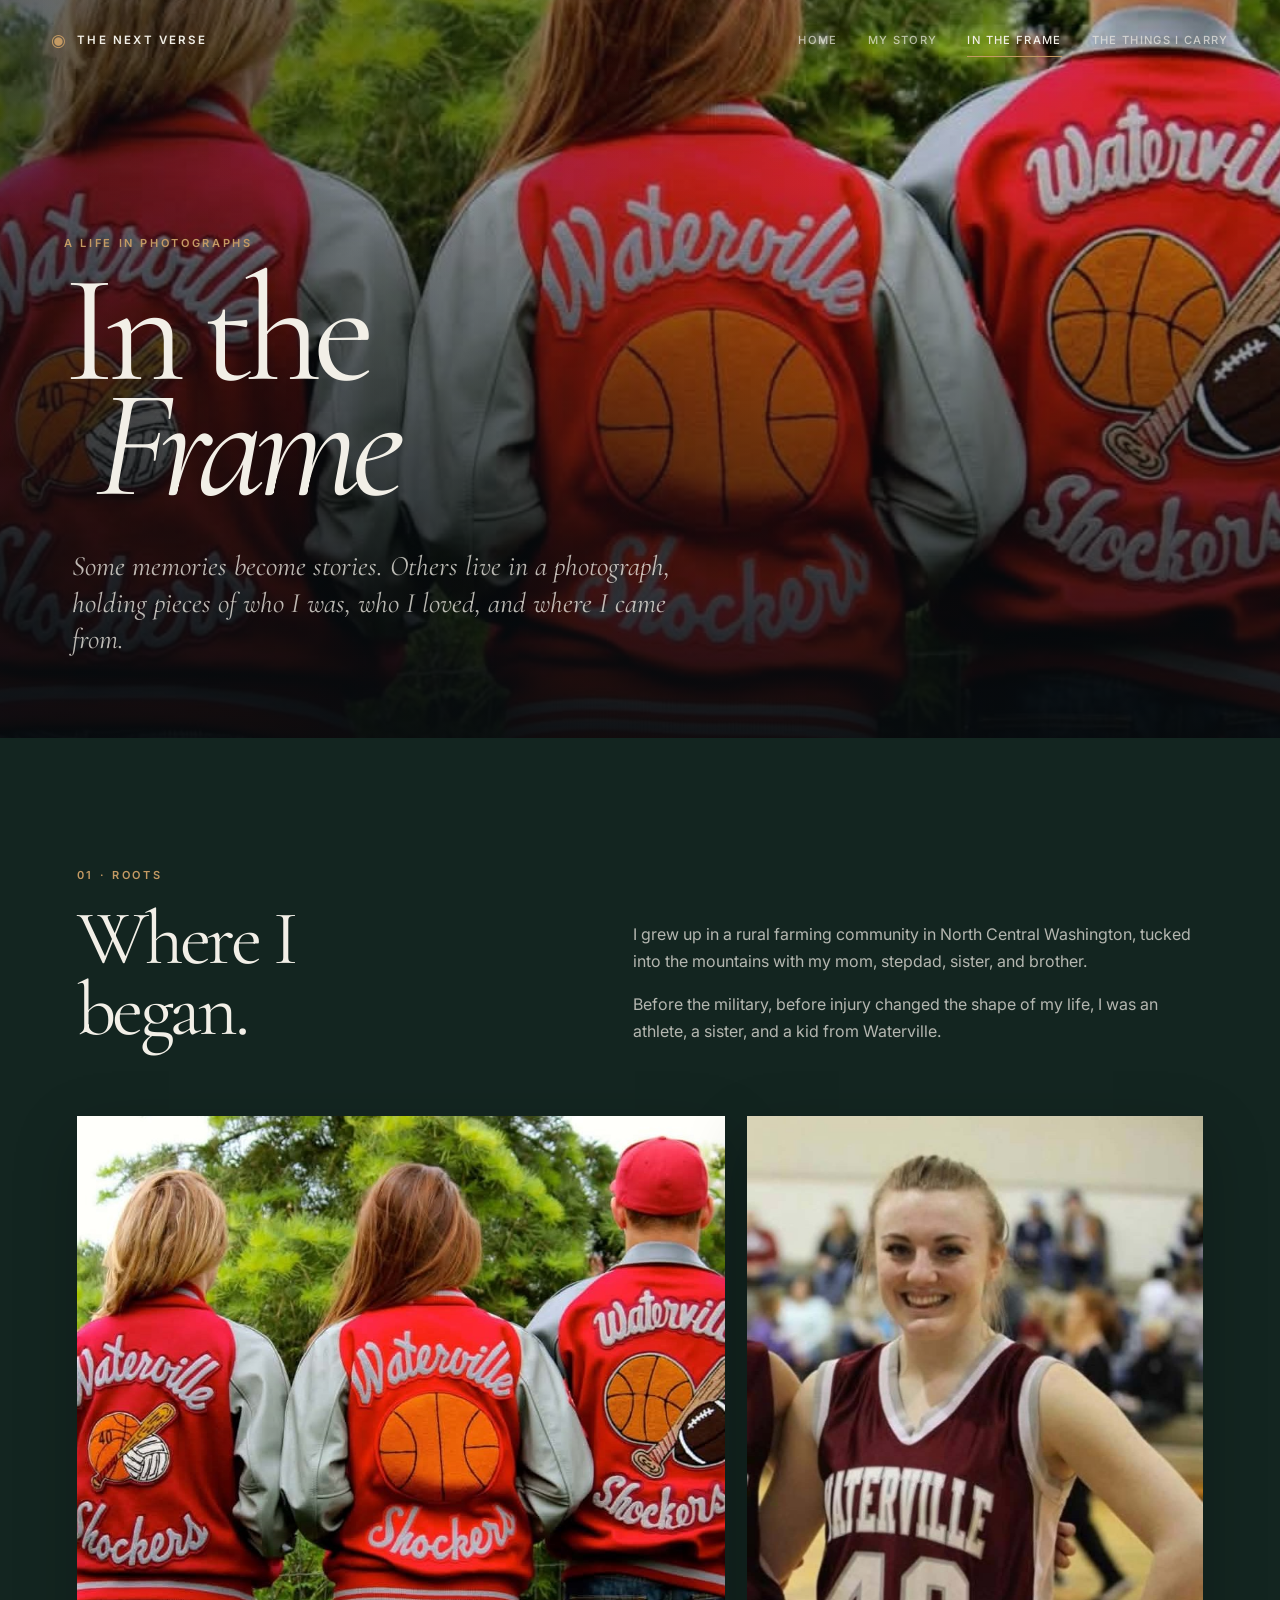
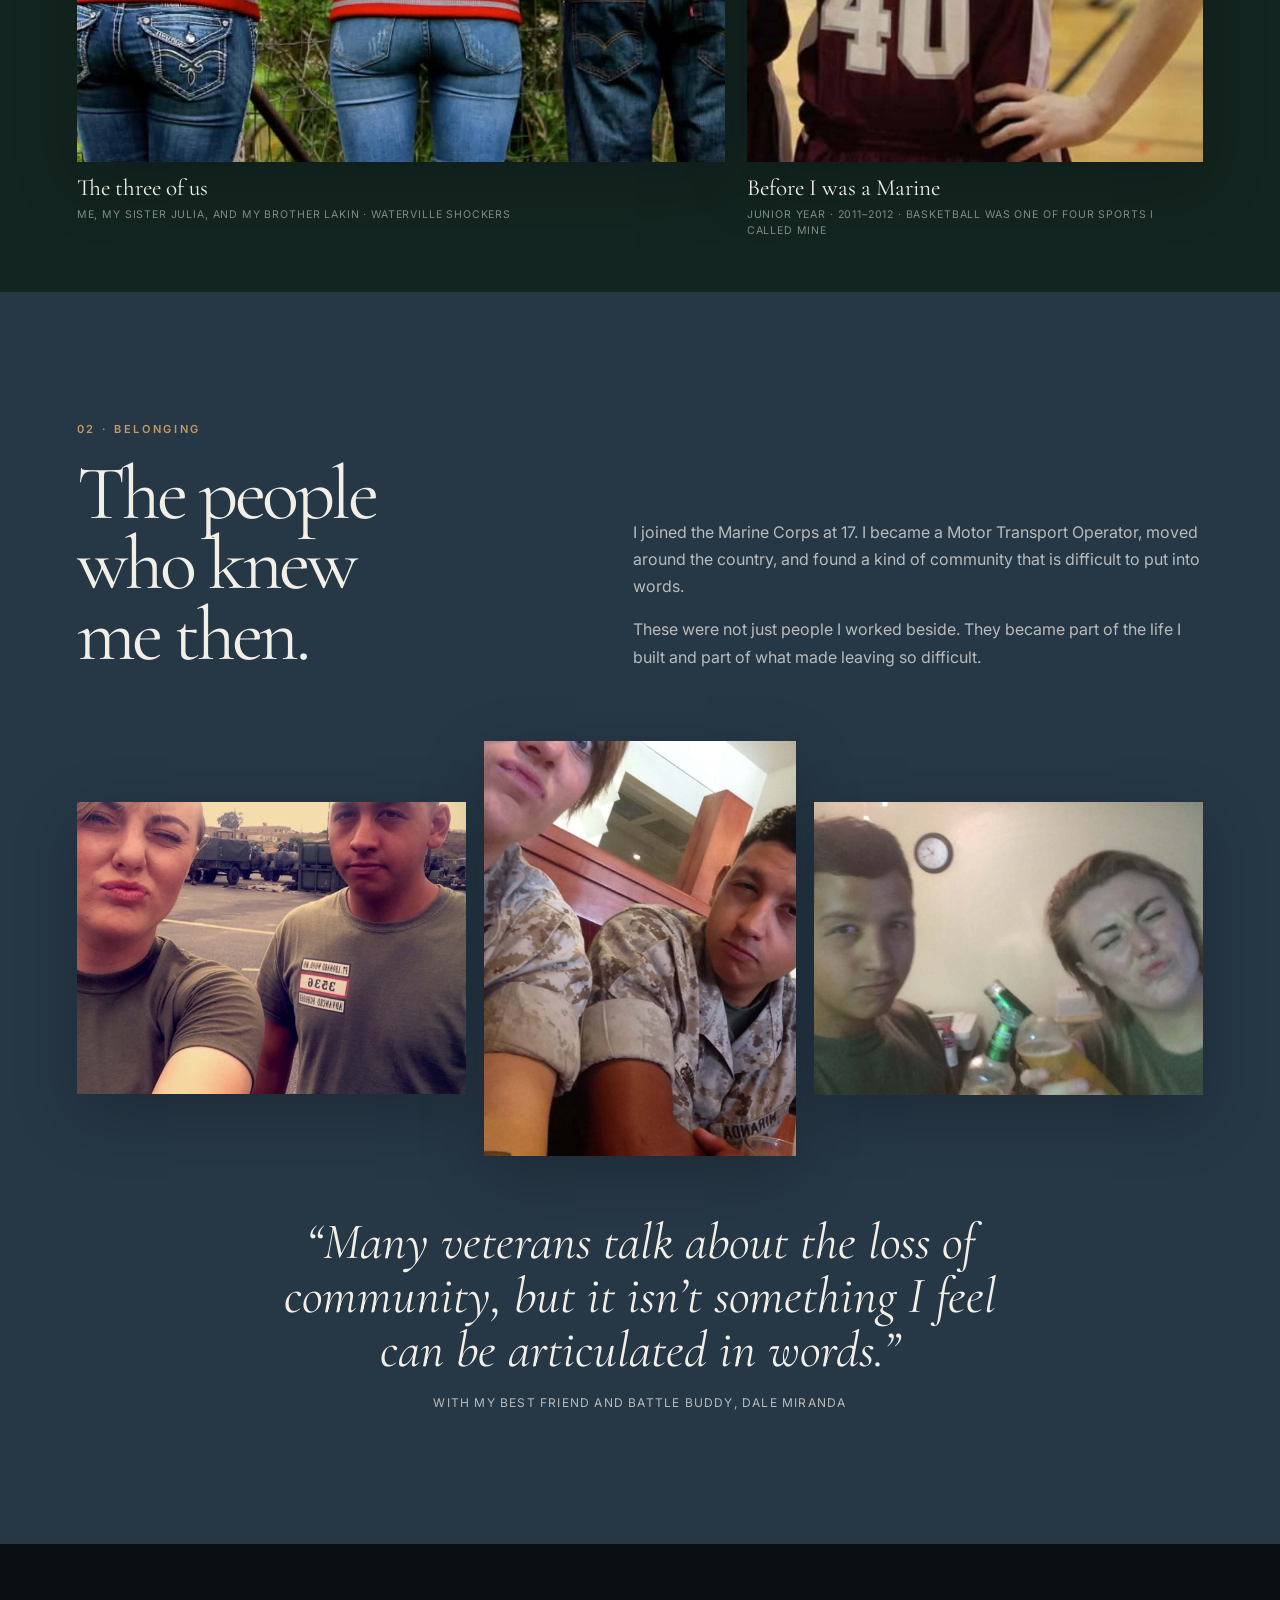
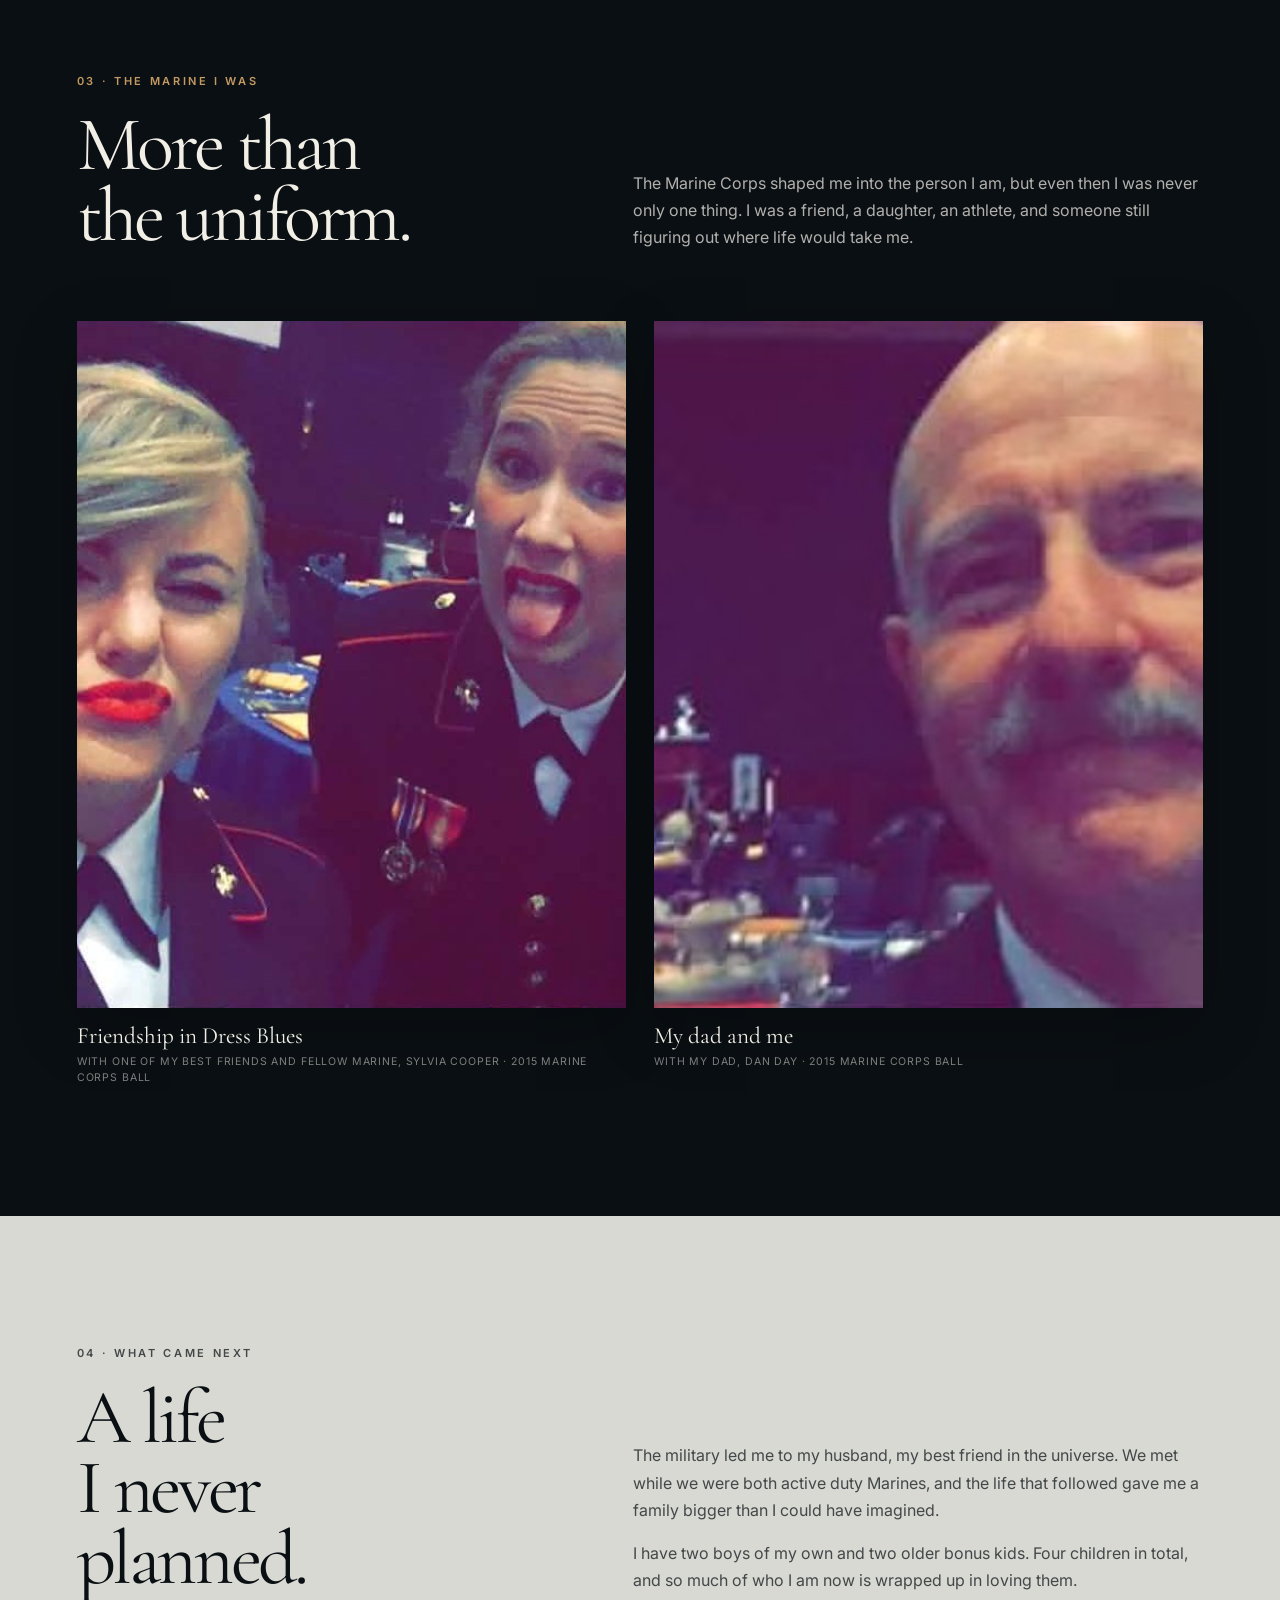
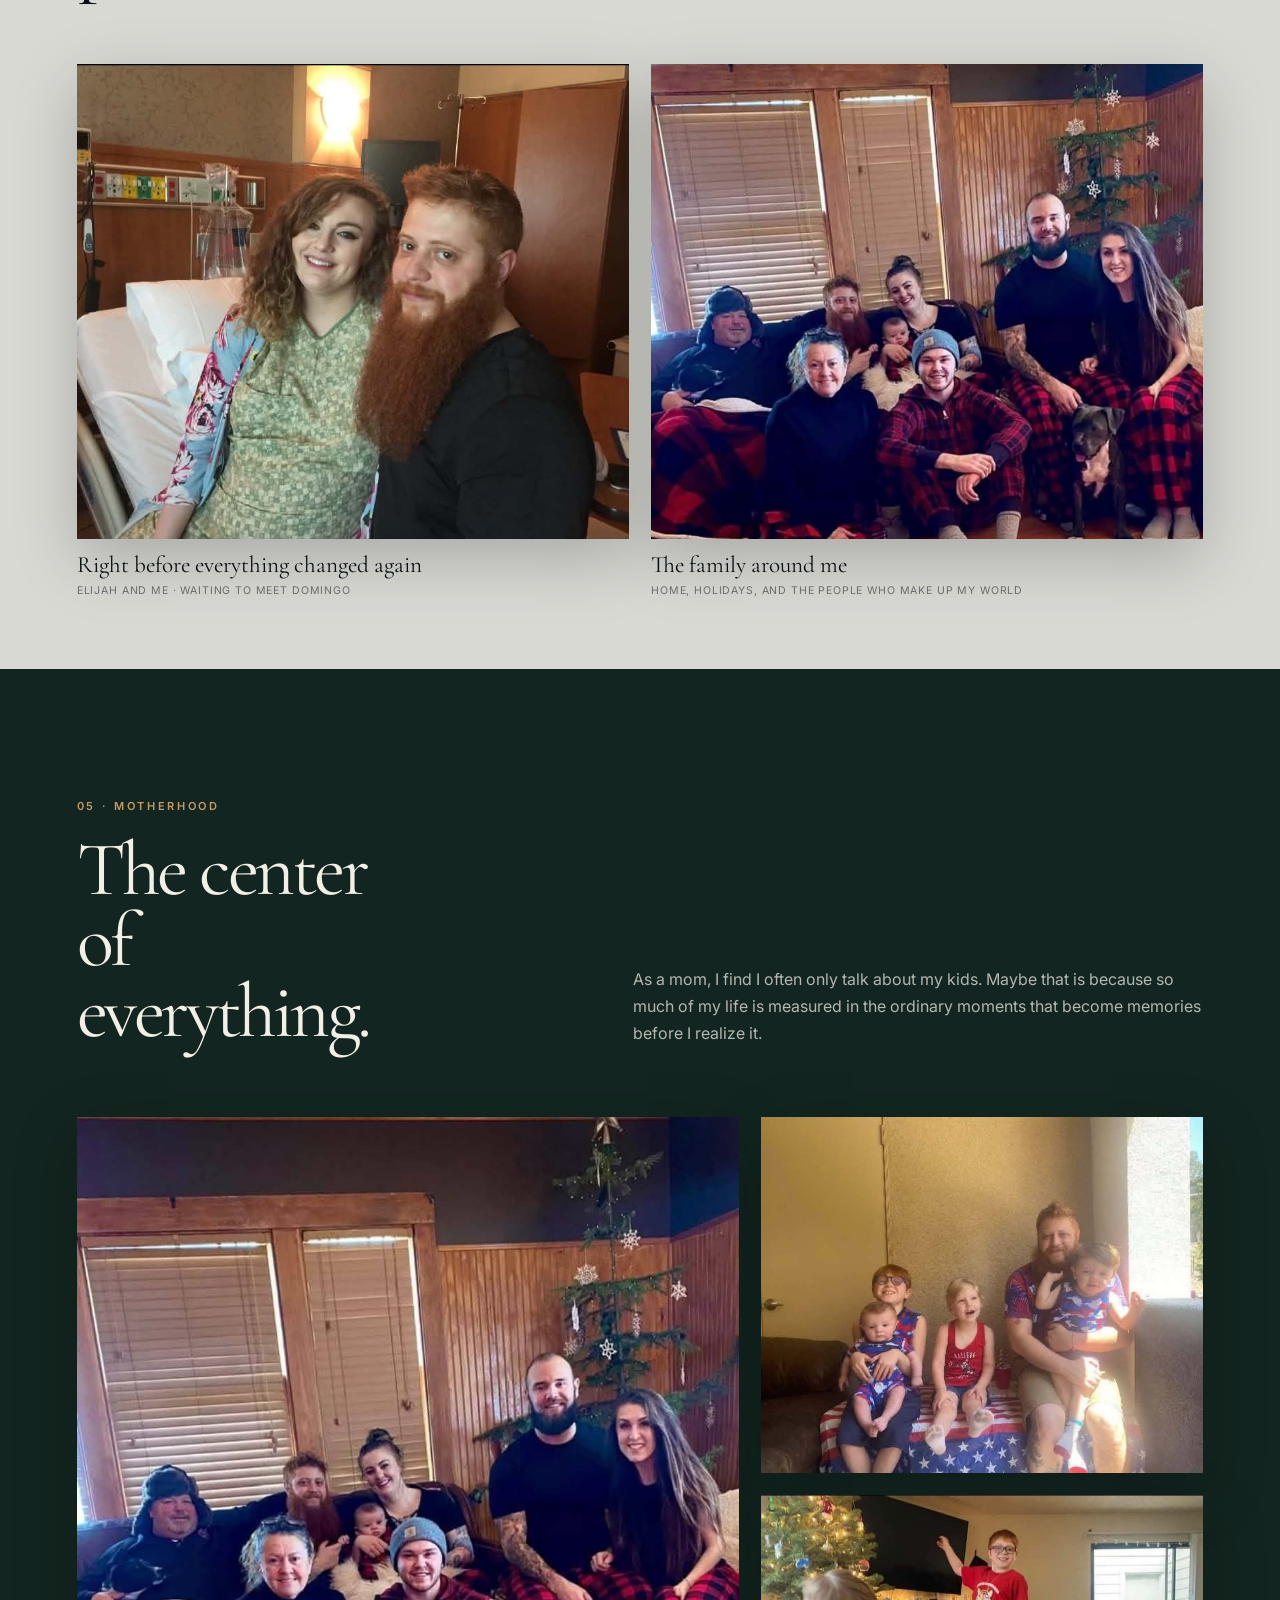
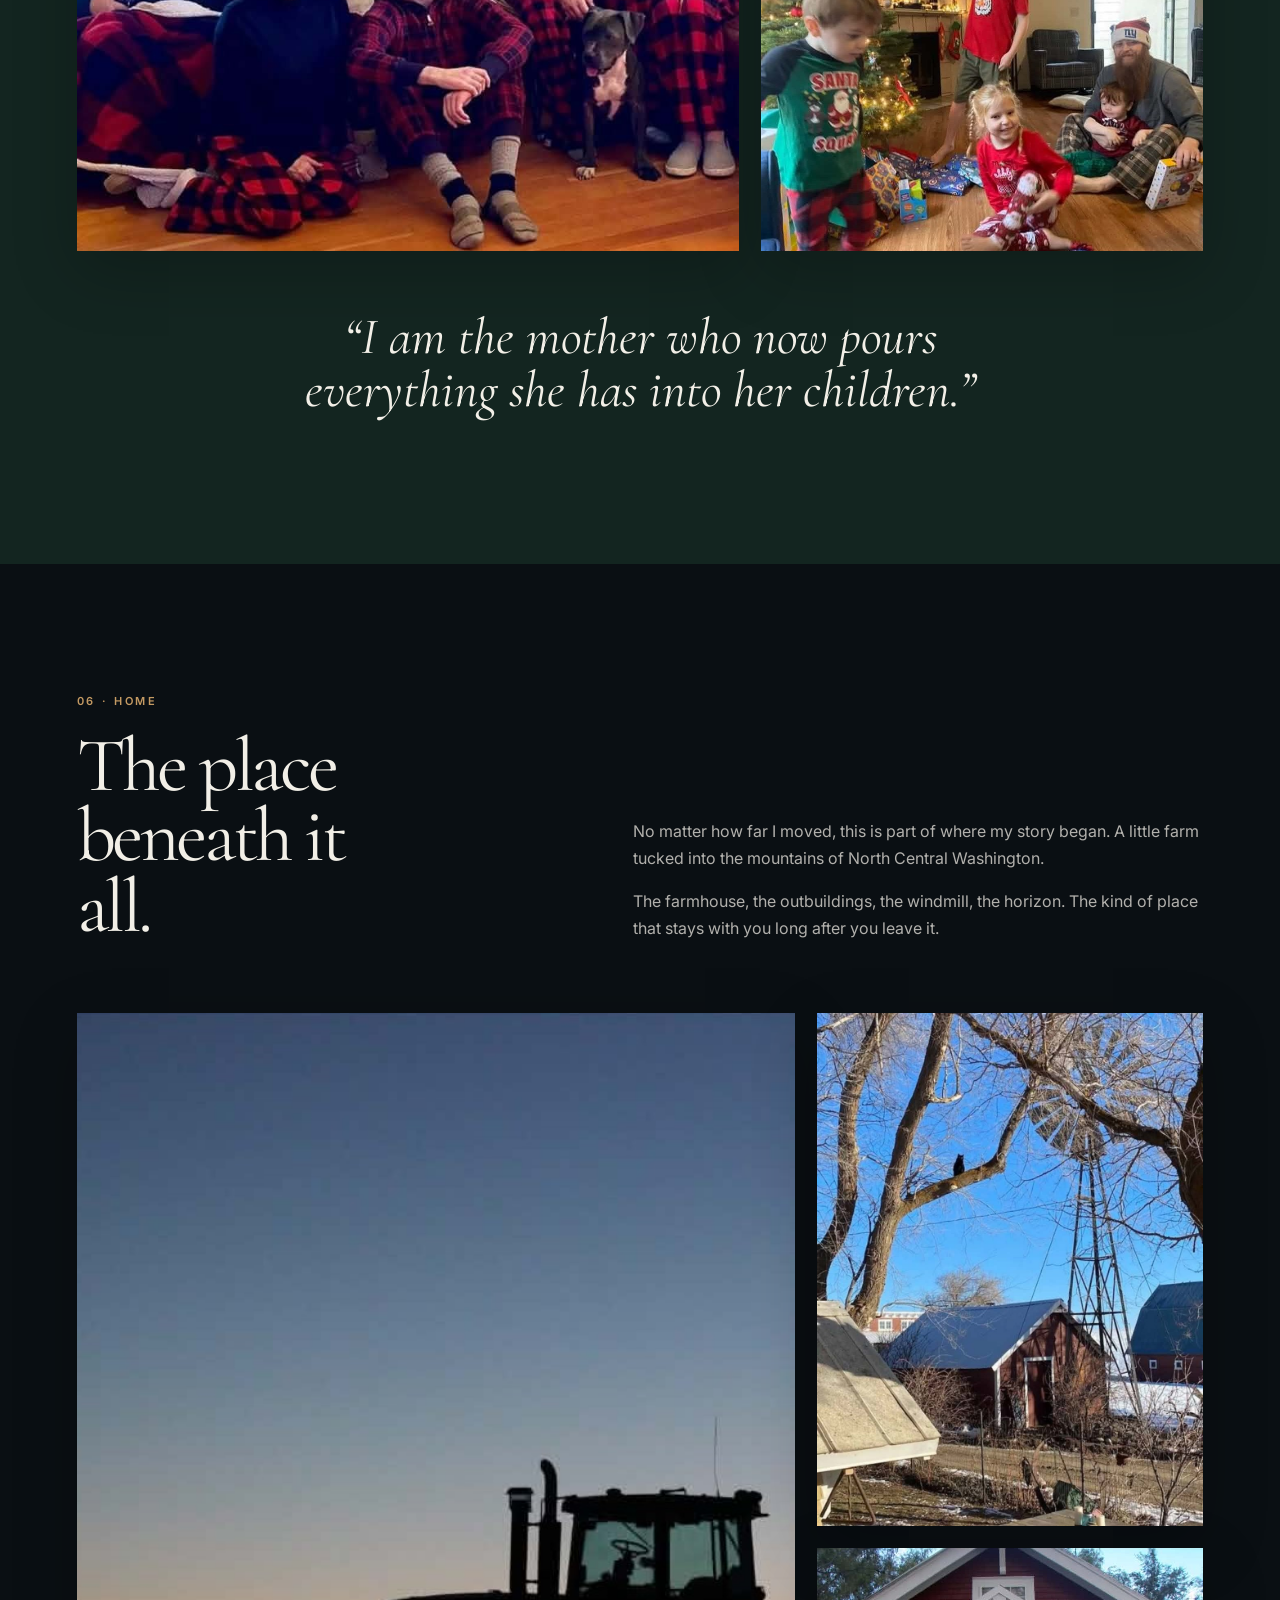
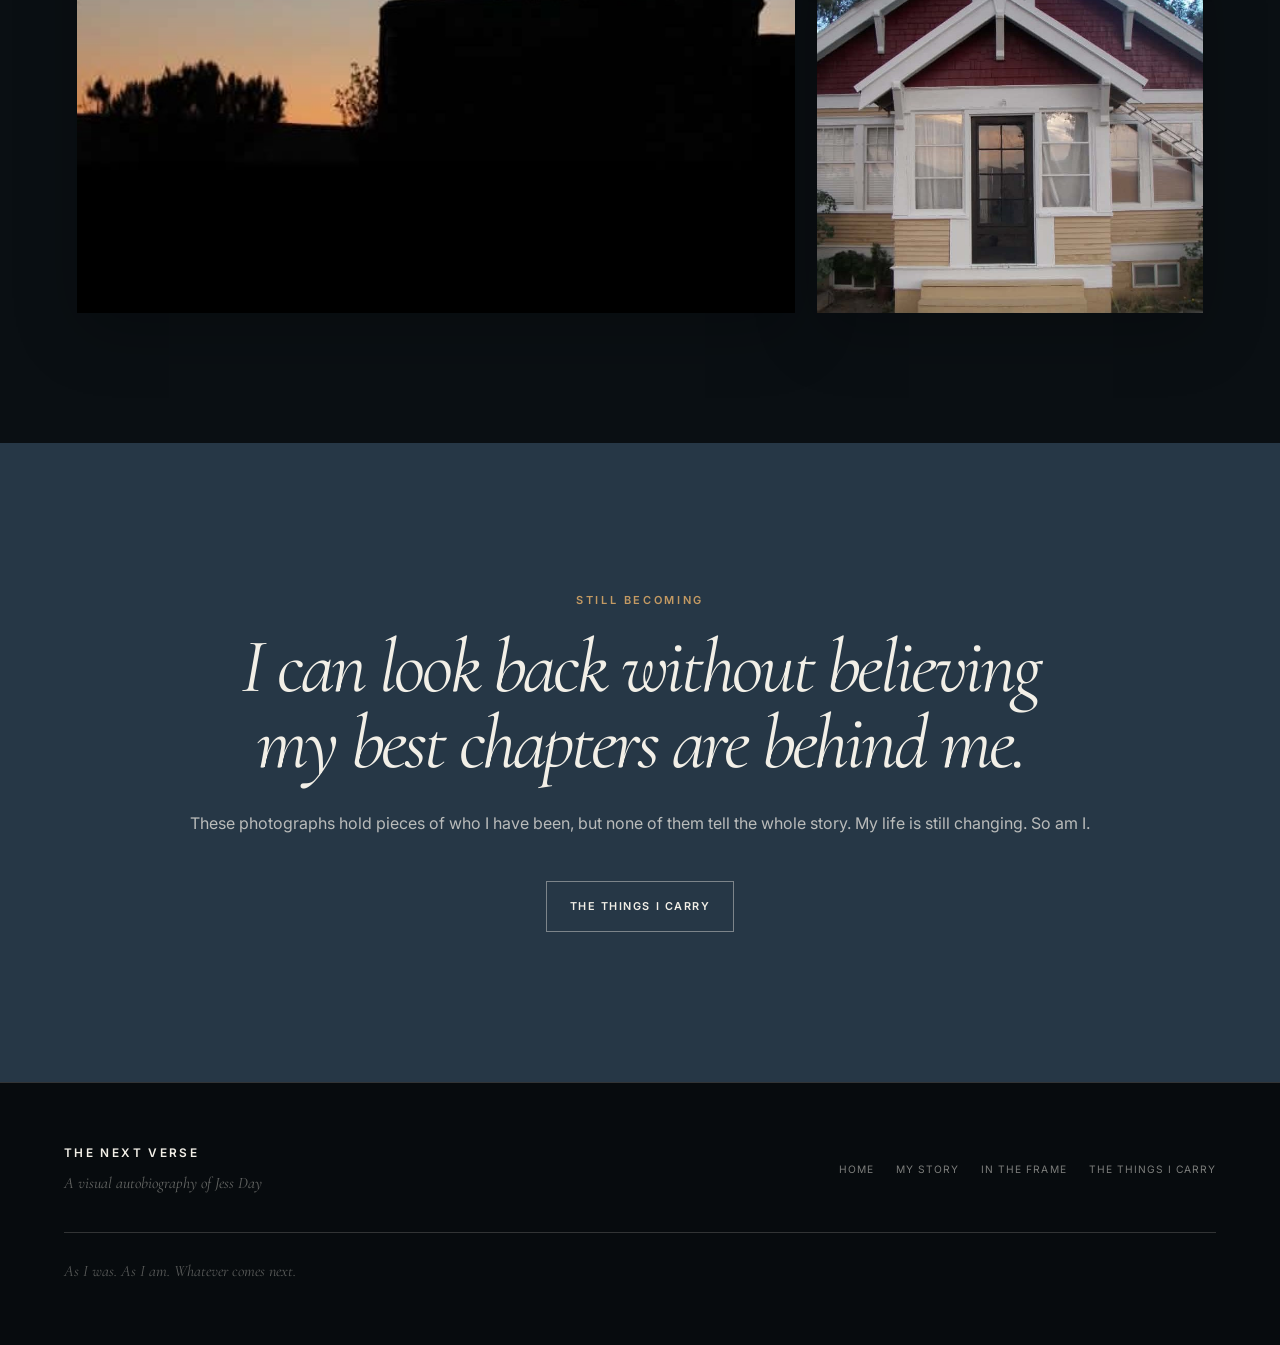
<file: frame.html>
<!DOCTYPE html>
<html lang="en">
<head>
  <meta charset="UTF-8">
  <meta name="viewport" content="width=device-width, initial-scale=1.0">

  <title>In the Frame | The Next Verse</title>

  <meta
    name="description"
    content="A visual autobiography of Jess Day told through photographs of home, athletics, military service, friendship, love, and family."
  >

  <link rel="preconnect" href="https://fonts.googleapis.com">
  <link rel="preconnect" href="https://fonts.gstatic.com" crossorigin>

  <link
    href="https://fonts.googleapis.com/css2?family=Cormorant+Garamond:ital,wght@0,400;0,500;0,600;1,400;1,500&family=Inter:wght@300;400;500;600&display=swap"
    rel="stylesheet"
  >

  <link rel="stylesheet" href="css/style.css">

  <style>
    /* =====================================================
       IN THE FRAME
       Page-specific styles
    ====================================================== */

    .frame-hero {
      position: relative;
      min-height: 82vh;
      display: flex;
      align-items: flex-end;
      overflow: hidden;
      background: var(--deep-ink);
    }

    .frame-hero-image {
      position: absolute;
      inset: 0;
      background-image: url("images/Photo-3-letterman-jacket.jpg");
      background-size: cover;
      background-position: center 44%;
      transform: scale(1.02);
    }

    .frame-hero-overlay {
      position: absolute;
      inset: 0;
      background:
        linear-gradient(
          0deg,
          rgba(7, 11, 14, 0.94) 0%,
          rgba(7, 11, 14, 0.52) 40%,
          rgba(7, 11, 14, 0.16) 75%
        ),
        linear-gradient(
          90deg,
          rgba(7, 11, 14, 0.58) 0%,
          transparent 70%
        );
    }

    .frame-hero-content {
      position: relative;
      z-index: 2;
      width: min(1400px, 90%);
      margin: 0 auto;
      padding: 170px 0 80px;
    }

    .frame-hero h1 {
      max-width: 900px;
      margin: 0;
      color: var(--warm-white);
      font-size: clamp(5rem, 12vw, 12rem);
      line-height: 0.75;
      letter-spacing: -0.06em;
    }

    .frame-hero h1 span {
      display: block;
      margin-left: 0.2em;
      font-style: italic;
    }

    .frame-hero-intro {
      max-width: 620px;
      margin: 45px 0 0 8px;
      color: rgba(242, 239, 231, 0.76);
      font-family: var(--serif);
      font-size: clamp(1.35rem, 2.2vw, 2rem);
      font-style: italic;
      line-height: 1.3;
    }

    .photo-chapter {
      padding: 130px 6vw;
    }

    .chapter-heading {
      display: grid;
      width: min(1400px, 100%);
      margin: 0 auto 70px;
      grid-template-columns: 0.65fr 1.35fr;
      gap: 70px;
      align-items: end;
    }

    .chapter-heading h2 {
      margin-bottom: 0;
    }

    .chapter-heading-copy {
      max-width: 570px;
      justify-self: end;
    }

    .chapter-heading-copy p:last-child {
      margin-bottom: 0;
    }

    .memory-grid {
      display: grid;
      width: min(1450px, 100%);
      margin: 0 auto;
      grid-template-columns: repeat(12, 1fr);
      gap: 22px;
    }

    .memory-card {
      position: relative;
      margin: 0;
    }

    .memory-card img {
      width: 100%;
      height: 100%;
      object-fit: cover;
      box-shadow: var(--shadow-soft);
    }

    .memory-card figcaption {
      margin-top: 14px;
    }

    .memory-title {
      display: block;
      color: var(--warm-white);
      font-family: var(--serif);
      font-size: 1.45rem;
      line-height: 1.1;
    }

    .memory-caption {
      display: block;
      margin-top: 5px;
      color: rgba(242, 239, 231, 0.5);
      font-size: 0.66rem;
      letter-spacing: 0.08em;
      line-height: 1.5;
      text-transform: uppercase;
    }

    .section-fog .memory-title {
      color: var(--ink);
    }

    .section-fog .memory-caption {
      color: rgba(10, 15, 19, 0.52);
    }

    .memory-wide {
      grid-column: span 7;
    }

    .memory-tall {
      grid-column: span 5;
    }

    .memory-half {
      grid-column: span 6;
    }

    .memory-third {
      grid-column: span 4;
    }

    .memory-wide img {
      aspect-ratio: 16 / 10;
    }

    .memory-tall img {
      aspect-ratio: 4 / 5;
    }

    .memory-half img {
      aspect-ratio: 4 / 3;
    }

    .memory-third img {
      aspect-ratio: 3 / 4;
    }

    .marine-strip {
      display: grid;
      width: min(1450px, 100%);
      margin: 0 auto;
      grid-template-columns: 1fr 0.8fr 1fr;
      gap: 18px;
      align-items: center;
    }

    .marine-strip figure {
      margin: 0;
    }

    .marine-strip img {
      width: 100%;
      object-fit: cover;
      box-shadow: var(--shadow-soft);
    }

    .marine-one img {
      aspect-ratio: 4 / 3;
    }

    .marine-two img {
      aspect-ratio: 3 / 4;
    }

    .marine-three img {
      aspect-ratio: 4 / 3;
    }

    .strip-caption {
      width: min(820px, 90%);
      margin: 60px auto 0;
      text-align: center;
    }

    .strip-caption blockquote {
      margin-bottom: 16px;
      color: var(--warm-white);
      font-size: clamp(2rem, 4vw, 4rem);
      font-style: italic;
      line-height: 1.05;
    }

    .strip-caption p {
      margin-bottom: 0;
      font-size: 0.75rem;
      letter-spacing: 0.1em;
      text-transform: uppercase;
    }

    .ball-grid {
      display: grid;
      width: min(1250px, 100%);
      margin: 0 auto;
      grid-template-columns: 1fr 1fr;
      gap: 28px;
      align-items: start;
    }

    .ball-card {
      margin: 0;
    }

    .ball-card img {
      width: 100%;
      aspect-ratio: 4 / 5;
      object-fit: cover;
      box-shadow: var(--shadow-soft);
    }

    .ball-card figcaption {
      margin-top: 16px;
    }

    .family-photo-grid {
      display: grid;
      width: min(1450px, 100%);
      margin: 0 auto;
      grid-template-columns: 1.2fr 0.8fr;
      gap: 22px;
    }

    .family-photo-grid figure {
      margin: 0;
    }

    .family-photo-grid img {
      width: 100%;
      height: 100%;
      object-fit: cover;
      box-shadow: var(--shadow-soft);
    }

    .family-feature {
      grid-row: span 2;
    }

    .family-feature img {
      min-height: 720px;
    }

    .family-side img {
      min-height: 345px;
    }

    .farm-gallery {
      display: grid;
      width: min(1450px, 100%);
      margin: 0 auto;
      grid-template-columns: 1.3fr 0.7fr;
      gap: 22px;
    }

    .farm-gallery figure {
      margin: 0;
    }

    .farm-gallery img {
      width: 100%;
      height: 100%;
      object-fit: cover;
      box-shadow: var(--shadow-soft);
    }

    .farm-dusk {
      grid-row: span 2;
    }

    .farm-dusk img {
      min-height: 760px;
    }

    .farm-small img {
      min-height: 365px;
    }

    .frame-closing {
      padding: 150px 8vw;
      text-align: center;
    }

    .frame-closing-inner {
      width: min(900px, 100%);
      margin: 0 auto;
    }

    .frame-closing blockquote {
      margin-bottom: 30px;
      color: var(--warm-white);
      font-size: clamp(3rem, 6vw, 6.5rem);
      font-style: italic;
      line-height: 0.98;
      letter-spacing: -0.04em;
    }

    @media (max-width: 900px) {
      .chapter-heading {
        grid-template-columns: 1fr;
        gap: 25px;
      }

      .chapter-heading-copy {
        justify-self: start;
      }

      .memory-wide,
      .memory-tall,
      .memory-half,
      .memory-third {
        grid-column: span 6;
      }

      .marine-strip {
        grid-template-columns: 1fr 1fr;
      }

      .marine-one {
        grid-column: 1 / -1;
      }

      .marine-one img {
        aspect-ratio: 16 / 9;
      }

      .family-photo-grid,
      .farm-gallery {
        grid-template-columns: 1fr;
      }

      .family-feature,
      .farm-dusk {
        grid-row: auto;
      }

      .family-feature img,
      .family-side img,
      .farm-dusk img,
      .farm-small img {
        min-height: 0;
        height: auto;
      }
    }

    @media (max-width: 650px) {
      .frame-hero {
        min-height: 76vh;
      }

      .frame-hero-image {
        background-position: center center;
      }

      .frame-hero-content {
        padding-bottom: 55px;
      }

      .frame-hero h1 {
        font-size: clamp(4.4rem, 22vw, 7rem);
      }

      .photo-chapter,
      .frame-closing {
        padding: 95px 22px;
      }

      .memory-grid,
      .marine-strip,
      .ball-grid {
        display: flex;
        flex-direction: column;
      }

      .memory-card img,
      .memory-wide img,
      .memory-tall img,
      .memory-half img,
      .memory-third img {
        height: auto;
        aspect-ratio: auto;
      }

      .ball-card img {
        height: auto;
        aspect-ratio: auto;
      }
    }
  </style>
</head>

<body>

  <!-- =====================================================
       NAVIGATION
  ====================================================== -->
  <header class="site-header" id="siteHeader">
    <a class="site-logo" href="index.html" aria-label="The Next Verse home">
      <span class="logo-mark">◉</span>
      <span class="logo-text">THE NEXT VERSE</span>
    </a>

    <button
      class="menu-toggle"
      id="menuToggle"
      aria-label="Open navigation menu"
      aria-expanded="false"
      aria-controls="mainNav"
    >
      <span></span>
      <span></span>
      <span></span>
    </button>

    <nav class="main-nav" id="mainNav" aria-label="Main navigation">
      <a href="index.html">Home</a>
      <a href="story.html">My Story</a>
      <a href="frame.html" class="active">In the Frame</a>
      <a href="carry.html">The Things I Carry</a>
    </nav>
  </header>


  <main>

    <!-- =====================================================
         PAGE HERO
    ====================================================== -->
    <section class="frame-hero">
      <div class="frame-hero-image" aria-hidden="true"></div>
      <div class="frame-hero-overlay" aria-hidden="true"></div>

      <div class="frame-hero-content">
        <p class="eyebrow">A life in photographs</p>

        <h1>
          In the
          <span>Frame</span>
        </h1>

        <p class="frame-hero-intro">
          Some memories become stories. Others live in a photograph,
          holding pieces of who I was, who I loved, and where I came from.
        </p>
      </div>
    </section>


    <!-- =====================================================
         CHAPTER 1: ROOTS
    ====================================================== -->
    <section class="photo-chapter section-evergreen">

      <div class="chapter-heading reveal">
        <div>
          <p class="eyebrow">01 · Roots</p>
          <h2>Where I<br>began.</h2>
        </div>

        <div class="chapter-heading-copy">
          <p>
            I grew up in a rural farming community in North Central
            Washington, tucked into the mountains with my mom, stepdad,
            sister, and brother.
          </p>

          <p>
            Before the military, before injury changed the shape of my life,
            I was an athlete, a sister, and a kid from Waterville.
          </p>
        </div>
      </div>

      <div class="memory-grid">

        <figure class="memory-card memory-wide reveal">
          <img
            src="images/Photo-3-letterman-jacket.jpg"
            alt="Jess, Julia, and Lakin wearing Waterville Shockers letterman jackets"
            loading="lazy"
          >
          <figcaption>
            <span class="memory-title">The three of us</span>
            <span class="memory-caption">
              Me, my sister Julia, and my brother Lakin · Waterville Shockers
            </span>
          </figcaption>
        </figure>

        <figure class="memory-card memory-tall reveal">
          <img
            src="images/Photo-1-Basketball.jpg"
            alt="Jess smiling in her high school basketball jersey"
            loading="lazy"
          >
          <figcaption>
            <span class="memory-title">Before I was a Marine</span>
            <span class="memory-caption">
              Junior year · 2011–2012 · Basketball was one of four sports I called mine
            </span>
          </figcaption>
        </figure>

      </div>
    </section>


    <!-- =====================================================
         CHAPTER 2: MARINES / FRIENDSHIP
    ====================================================== -->
    <section class="photo-chapter section-blue">

      <div class="chapter-heading reveal">
        <div>
          <p class="eyebrow">02 · Belonging</p>
          <h2>The people<br>who knew me then.</h2>
        </div>

        <div class="chapter-heading-copy">
          <p>
            I joined the Marine Corps at 17. I became a Motor Transport
            Operator, moved around the country, and found a kind of
            community that is difficult to put into words.
          </p>

          <p>
            These were not just people I worked beside. They became part
            of the life I built and part of what made leaving so difficult.
          </p>
        </div>
      </div>

      <div class="marine-strip">

        <figure class="marine-one reveal">
          <img
            src="images/Photo-2-Marine-3.jpg"
            alt="Jess and Dale together during their Marine Corps service"
            loading="lazy"
          >
        </figure>

        <figure class="marine-two reveal">
          <img
            src="images/Photo-2-Marine-2.jpg"
            alt="Jess and Dale taking a close selfie in camouflage uniforms"
            loading="lazy"
          >
        </figure>

        <figure class="marine-three reveal">
          <img
            src="images/Photo-2-Marine-1.jpg"
            alt="Jess and Dale toasting beers together"
            loading="lazy"
          >
        </figure>

      </div>

      <div class="strip-caption reveal">
        <blockquote>
          “Many veterans talk about the loss of community,
          but it isn’t something I feel can be articulated in words.”
        </blockquote>

        <p>With my best friend and battle buddy, Dale Miranda</p>
      </div>
    </section>


    <!-- =====================================================
         CHAPTER 3: DRESS BLUES
    ====================================================== -->
    <section class="photo-chapter section-dark">

      <div class="chapter-heading reveal">
        <div>
          <p class="eyebrow">03 · The Marine I was</p>
          <h2>More than<br>the uniform.</h2>
        </div>

        <div class="chapter-heading-copy">
          <p>
            The Marine Corps shaped me into the person I am, but even then
            I was never only one thing. I was a friend, a daughter, an athlete,
            and someone still figuring out where life would take me.
          </p>
        </div>
      </div>

      <div class="ball-grid">

        <figure class="ball-card reveal">
          <img
            src="images/Photo-2-Marine-4.jpg"
            alt="Jess and her friend Sylvia Cooper in Dress Blues at the 2015 Marine Corps Ball"
            loading="lazy"
          >
          <figcaption>
            <span class="memory-title">Friendship in Dress Blues</span>
            <span class="memory-caption">
              With one of my best friends and fellow Marine, Sylvia Cooper · 2015 Marine Corps Ball
            </span>
          </figcaption>
        </figure>

        <figure class="ball-card reveal">
          <img
            src="images/Photo-2-Marine-5.jpg"
            alt="Jess with her dad Dan Day at the 2015 Marine Corps Ball"
            loading="lazy"
          >
          <figcaption>
            <span class="memory-title">My dad and me</span>
            <span class="memory-caption">
              With my dad, Dan Day · 2015 Marine Corps Ball
            </span>
          </figcaption>
        </figure>

      </div>
    </section>


    <!-- =====================================================
         CHAPTER 4: LOVE / FAMILY
    ====================================================== -->
    <section class="photo-chapter section-fog">

      <div class="chapter-heading reveal">
        <div>
          <p class="eyebrow">04 · What came next</p>
          <h2>A life<br>I never planned.</h2>
        </div>

        <div class="chapter-heading-copy">
          <p>
            The military led me to my husband, my best friend in the universe.
            We met while we were both active duty Marines, and the life that
            followed gave me a family bigger than I could have imagined.
          </p>

          <p>
            I have two boys of my own and two older bonus kids.
            Four children in total, and so much of who I am now is wrapped
            up in loving them.
          </p>
        </div>
      </div>

      <div class="memory-grid">

        <figure class="memory-card memory-half reveal">
          <img
            src="images/Photo-4-family-2.jpg"
            alt="Jess and Elijah smiling together in the hospital before Domingo was born"
            loading="lazy"
          >
          <figcaption>
            <span class="memory-title">Right before everything changed again</span>
            <span class="memory-caption">
              Elijah and me · Waiting to meet Domingo
            </span>
          </figcaption>
        </figure>

        <figure class="memory-card memory-half reveal">
          <img
            src="images/Photo-4-family-1.jpg"
            alt="Jess with Elijah and her extended family at Christmas"
            loading="lazy"
          >
          <figcaption>
            <span class="memory-title">The family around me</span>
            <span class="memory-caption">
              Home, holidays, and the people who make up my world
            </span>
          </figcaption>
        </figure>

      </div>
    </section>


    <!-- =====================================================
         CHAPTER 5: FAMILY SNAPSHOTS
    ====================================================== -->
    <section class="photo-chapter section-evergreen">

      <div class="chapter-heading reveal">
        <div>
          <p class="eyebrow">05 · Motherhood</p>
          <h2>The center<br>of everything.</h2>
        </div>

        <div class="chapter-heading-copy">
          <p>
            As a mom, I find I often only talk about my kids.
            Maybe that is because so much of my life is measured in the
            ordinary moments that become memories before I realize it.
          </p>
        </div>
      </div>

      <div class="family-photo-grid">

        <figure class="family-feature reveal">
          <img
            src="images/Photo-4-family-1.jpg"
            alt="Jess with her husband and extended family together at Christmas"
            loading="lazy"
          >
        </figure>

        <figure class="family-side reveal">
          <img
            src="images/Photo-4-family-3.jpg"
            alt="Elijah with Michael, Adrian, Ryann, and Domingo on the Fourth of July in 2021"
            loading="lazy"
          >
        </figure>

        <figure class="family-side reveal">
          <img
            src="images/Photo-4-family-4.jpg"
            alt="Elijah with the children at Christmas in 2022"
            loading="lazy"
          >
        </figure>

      </div>

      <div class="strip-caption reveal">
        <blockquote>
          “I am the mother who now pours everything she has
          into her children.”
        </blockquote>
      </div>
    </section>


    <!-- =====================================================
         CHAPTER 6: HOME
    ====================================================== -->
    <section class="photo-chapter section-dark">

      <div class="chapter-heading reveal">
        <div>
          <p class="eyebrow">06 · Home</p>
          <h2>The place<br>beneath it all.</h2>
        </div>

        <div class="chapter-heading-copy">
          <p>
            No matter how far I moved, this is part of where my story began.
            A little farm tucked into the mountains of North Central Washington.
          </p>

          <p>
            The farmhouse, the outbuildings, the windmill, the horizon.
            The kind of place that stays with you long after you leave it.
          </p>
        </div>
      </div>

      <div class="farm-gallery">

        <figure class="farm-dusk reveal">
          <img
            src="images/Photo-5-Farm-3.jpg"
            alt="A tractor silhouetted against the horizon beneath a crescent moon"
            loading="lazy"
          >
        </figure>

        <figure class="farm-small reveal">
          <img
            src="images/Photo-5-Farm-1.jpg"
            alt="Outbuildings, a windmill, trees, and part of the barn on the farm where Jess grew up"
            loading="lazy"
          >
        </figure>

        <figure class="farm-small reveal">
          <img
            src="images/Photo-5-Farm-2.jpg"
            alt="The farmhouse where Jess grew up in North Central Washington"
            loading="lazy"
          >
        </figure>

      </div>
    </section>


    <!-- =====================================================
         CLOSING
    ====================================================== -->
    <section class="frame-closing section-blue">
      <div class="frame-closing-inner reveal">

        <p class="eyebrow">Still becoming</p>

        <blockquote>
          I can look back without believing my best chapters are behind me.
        </blockquote>

        <p>
          These photographs hold pieces of who I have been, but none of them
          tell the whole story. My life is still changing. So am I.
        </p>

        <a href="carry.html" class="button-outline">
          The Things I Carry
        </a>

      </div>
    </section>

  </main>


  <!-- =====================================================
       FOOTER
  ====================================================== -->
  <footer class="site-footer">

    <div class="footer-title">
      <span>THE NEXT VERSE</span>
      <small>A visual autobiography of Jess Day</small>
    </div>

    <nav class="footer-nav" aria-label="Footer navigation">
      <a href="index.html">Home</a>
      <a href="story.html">My Story</a>
      <a href="frame.html">In the Frame</a>
      <a href="carry.html">The Things I Carry</a>
    </nav>

    <p class="footer-note">
      As I was. As I am. Whatever comes next.
    </p>

  </footer>

  <script src="js/script.js"></script>

</body>
</html>
</file>
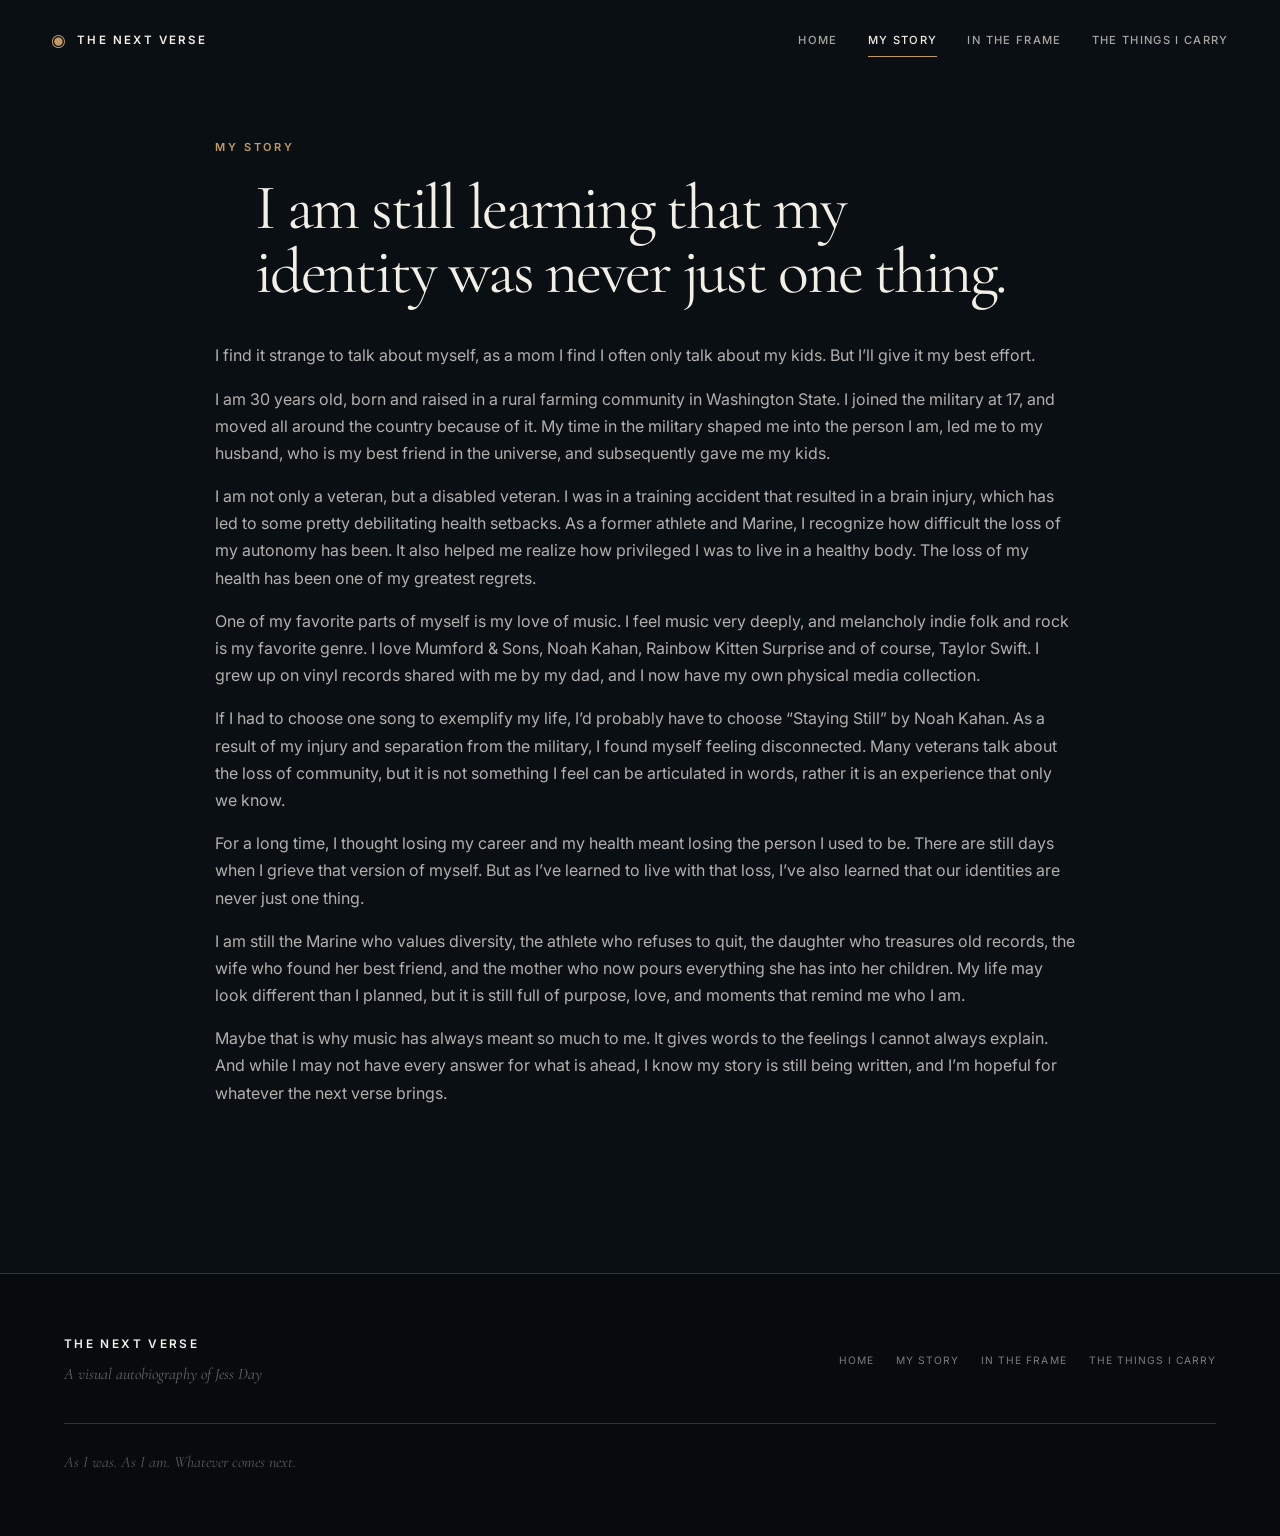
<file: story.html>
<!DOCTYPE html>
<html lang="en">
<head>
  <meta charset="UTF-8">
  <meta name="viewport" content="width=device-width, initial-scale=1.0">
  <title>My Story | The Next Verse</title>
  <link rel="preconnect" href="https://fonts.googleapis.com">
  <link rel="preconnect" href="https://fonts.gstatic.com" crossorigin>
  <link href="https://fonts.googleapis.com/css2?family=Cormorant+Garamond:ital,wght@0,400;0,500;0,600;1,400;1,500&family=Inter:wght@300;400;500;600&display=swap" rel="stylesheet">
  <link rel="stylesheet" href="css/style.css">
</head>

<body>
<header class="site-header" id="siteHeader">
  <a class="site-logo" href="index.html">
    <span class="logo-mark">◉</span>
    <span class="logo-text">THE NEXT VERSE</span>
  </a>

  <button class="menu-toggle" id="menuToggle" aria-label="Open navigation menu">
    <span></span><span></span><span></span>
  </button>

  <nav class="main-nav" id="mainNav">
    <a href="index.html">Home</a>
    <a href="story.html" class="active">My Story</a>
    <a href="frame.html">In the Frame</a>
    <a href="carry.html">The Things I Carry</a>
  </nav>
</header>

<main>
  <section class="opening section-dark" style="padding-top:140px;">
    <div class="opening-inner reveal">
      <p class="eyebrow">My Story</p>
      <blockquote class="opening-quote">
        I am still learning that my identity was never just one thing.
      </blockquote>

      <p>I find it strange to talk about myself, as a mom I find I often only talk about my kids. But I’ll give it my best effort.</p>

      <p>I am 30 years old, born and raised in a rural farming community in Washington State. I joined the military at 17, and moved all around the country because of it. My time in the military shaped me into the person I am, led me to my husband, who is my best friend in the universe, and subsequently gave me my kids.</p>

      <p>I am not only a veteran, but a disabled veteran. I was in a training accident that resulted in a brain injury, which has led to some pretty debilitating health setbacks. As a former athlete and Marine, I recognize how difficult the loss of my autonomy has been. It also helped me realize how privileged I was to live in a healthy body. The loss of my health has been one of my greatest regrets.</p>

      <p>One of my favorite parts of myself is my love of music. I feel music very deeply, and melancholy indie folk and rock is my favorite genre. I love Mumford &amp; Sons, Noah Kahan, Rainbow Kitten Surprise and of course, Taylor Swift. I grew up on vinyl records shared with me by my dad, and I now have my own physical media collection.</p>

      <p>If I had to choose one song to exemplify my life, I’d probably have to choose “Staying Still” by Noah Kahan. As a result of my injury and separation from the military, I found myself feeling disconnected. Many veterans talk about the loss of community, but it is not something I feel can be articulated in words, rather it is an experience that only we know.</p>

      <p>For a long time, I thought losing my career and my health meant losing the person I used to be. There are still days when I grieve that version of myself. But as I’ve learned to live with that loss, I’ve also learned that our identities are never just one thing.</p>

      <p>I am still the Marine who values diversity, the athlete who refuses to quit, the daughter who treasures old records, the wife who found her best friend, and the mother who now pours everything she has into her children. My life may look different than I planned, but it is still full of purpose, love, and moments that remind me who I am.</p>

      <p>Maybe that is why music has always meant so much to me. It gives words to the feelings I cannot always explain. And while I may not have every answer for what is ahead, I know my story is still being written, and I’m hopeful for whatever the next verse brings.</p>
    </div>
  </section>
</main>

<footer class="site-footer">
  <div class="footer-title">
    <span>THE NEXT VERSE</span>
    <small>A visual autobiography of Jess Day</small>
  </div>

  <nav class="footer-nav">
    <a href="index.html">Home</a>
    <a href="story.html">My Story</a>
    <a href="frame.html">In the Frame</a>
    <a href="carry.html">The Things I Carry</a>
  </nav>

  <p class="footer-note">As I was. As I am. Whatever comes next.</p>
</footer>

<script src="js/script.js"></script>
</body>
</html>
</file>
<file: css/style.css>
/* =========================================================
   THE NEXT VERSE
   Main Stylesheet
   Visual direction:
   Pacific Northwest + vintage vinyl + moody blue/evergreen
========================================================= */


/* =========================================================
   1. DESIGN TOKENS
========================================================= */

:root {
  --ink: #0a0f13;
  --deep-ink: #070b0e;
  --evergreen: #132520;
  --evergreen-light: #1d332d;
  --storm: #263746;
  --storm-light: #344b5d;
  --fog: #d8d9d3;
  --fog-dark: #b8bbb5;
  --paper: #ebe8df;
  --silver: #9da9ad;
  --amber: #c49a63;
  --warm-white: #f2efe7;
  --muted-white: rgba(242, 239, 231, 0.72);
  --line-light: rgba(242, 239, 231, 0.18);
  --line-dark: rgba(10, 15, 19, 0.16);

  --serif: "Cormorant Garamond", Georgia, serif;
  --sans: "Inter", Arial, sans-serif;

  --header-height: 82px;

  --shadow-soft:
    0 20px 60px rgba(0, 0, 0, 0.22);

  --shadow-deep:
    0 30px 90px rgba(0, 0, 0, 0.38);
}


/* =========================================================
   2. RESET
========================================================= */

*,
*::before,
*::after {
  box-sizing: border-box;
}

html {
  scroll-behavior: smooth;
}

body {
  margin: 0;
  background: var(--ink);
  color: var(--warm-white);
  font-family: var(--sans);
  font-size: 16px;
  line-height: 1.7;
  overflow-x: hidden;
}

body.menu-open {
  overflow: hidden;
}

img {
  display: block;
  width: 100%;
  max-width: 100%;
}

a {
  color: inherit;
  text-decoration: none;
}

button {
  font: inherit;
}

figure,
blockquote,
p,
h1,
h2,
h3 {
  margin-top: 0;
}

::selection {
  background: var(--amber);
  color: var(--ink);
}


/* =========================================================
   3. GLOBAL TYPOGRAPHY
========================================================= */

h1,
h2,
h3,
blockquote {
  font-family: var(--serif);
  font-weight: 400;
}

h2 {
  margin-bottom: 28px;
  font-size: clamp(3rem, 6vw, 6.7rem);
  line-height: 0.92;
  letter-spacing: -0.045em;
}

h3 {
  font-size: 1.65rem;
  line-height: 1.1;
}

p {
  color: var(--muted-white);
}

.eyebrow {
  margin-bottom: 22px;
  color: var(--amber);
  font-size: 0.69rem;
  font-weight: 600;
  letter-spacing: 0.24em;
  line-height: 1.3;
  text-transform: uppercase;
}

.section-number {
  position: absolute;
  top: 52px;
  left: 4vw;
  color: rgba(255, 255, 255, 0.08);
  font-family: var(--serif);
  font-size: clamp(5rem, 10vw, 10rem);
  line-height: 1;
  pointer-events: none;
}

.section-number.light {
  color: rgba(255, 255, 255, 0.07);
}

.text-link {
  display: inline-flex;
  align-items: center;
  gap: 14px;
  margin-top: 20px;
  padding-bottom: 7px;
  border-bottom: 1px solid currentColor;
  color: var(--ink);
  font-size: 0.76rem;
  font-weight: 600;
  letter-spacing: 0.15em;
  text-transform: uppercase;
  transition:
    gap 0.3s ease,
    color 0.3s ease;
}

.text-link:hover {
  gap: 22px;
  color: var(--amber);
}

.light-link {
  color: var(--warm-white);
}


/* =========================================================
   4. SECTION COLORS
========================================================= */

.section-dark {
  background: var(--ink);
  color: var(--warm-white);
}

.section-evergreen {
  background: var(--evergreen);
  color: var(--warm-white);
}

.section-blue {
  background: var(--storm);
  color: var(--warm-white);
}

.section-fog {
  background: var(--fog);
  color: var(--ink);
}

.section-fog p {
  color: rgba(10, 15, 19, 0.72);
}

.section-vinyl {
  background: var(--deep-ink);
  color: var(--warm-white);
}


/* =========================================================
   5. HEADER / NAVIGATION
========================================================= */

.site-header {
  position: fixed;
  z-index: 1000;
  top: 0;
  left: 0;
  display: flex;
  width: 100%;
  height: var(--header-height);
  align-items: center;
  justify-content: space-between;
  padding: 0 4vw;
  border-bottom: 1px solid transparent;
  transition:
    background 0.35s ease,
    border-color 0.35s ease,
    height 0.35s ease,
    backdrop-filter 0.35s ease;
}

.site-header.scrolled {
  height: 68px;
  border-color: var(--line-light);
  background: rgba(7, 11, 14, 0.86);
  backdrop-filter: blur(16px);
}

.site-logo {
  display: inline-flex;
  align-items: center;
  gap: 11px;
  color: var(--warm-white);
}

.logo-mark {
  color: var(--amber);
  font-size: 1.05rem;
}

.logo-text {
  font-size: 0.72rem;
  font-weight: 600;
  letter-spacing: 0.19em;
}

.main-nav {
  display: flex;
  align-items: center;
  gap: 30px;
}

.main-nav a {
  position: relative;
  padding: 10px 0;
  color: rgba(242, 239, 231, 0.68);
  font-size: 0.7rem;
  font-weight: 500;
  letter-spacing: 0.12em;
  text-transform: uppercase;
  transition: color 0.3s ease;
}

.main-nav a::after {
  position: absolute;
  right: 0;
  bottom: 3px;
  left: 0;
  height: 1px;
  background: var(--amber);
  content: "";
  transform: scaleX(0);
  transform-origin: right;
  transition: transform 0.3s ease;
}

.main-nav a:hover,
.main-nav a.active {
  color: var(--warm-white);
}

.main-nav a:hover::after,
.main-nav a.active::after {
  transform: scaleX(1);
  transform-origin: left;
}

.menu-toggle {
  display: none;
  width: 42px;
  height: 42px;
  padding: 9px;
  border: 0;
  background: transparent;
  cursor: pointer;
}

.menu-toggle span {
  display: block;
  width: 100%;
  height: 1px;
  margin: 6px 0;
  background: var(--warm-white);
  transition:
    transform 0.3s ease,
    opacity 0.3s ease;
}


/* =========================================================
   6. HERO
========================================================= */

.hero {
  position: relative;
  min-height: 100vh;
  min-height: 100svh;
  overflow: hidden;
  background: var(--deep-ink);
}

.hero-image {
  position: absolute;
  inset: 0;
  background-image:
    url("../images/Photo-5-Farm-3.jpg");
  background-position: center center;
  background-size: cover;
  transform: scale(1.015);
}

.hero-overlay {
  position: absolute;
  inset: 0;
  background:
    linear-gradient(
      90deg,
      rgba(4, 9, 12, 0.78) 0%,
      rgba(4, 9, 12, 0.46) 38%,
      rgba(4, 9, 12, 0.08) 70%,
      rgba(4, 9, 12, 0.24) 100%
    ),
    linear-gradient(
      0deg,
      rgba(4, 9, 12, 0.72) 0%,
      transparent 42%
    );
}

.hero-grain {
  position: absolute;
  inset: 0;
  opacity: 0.08;
  pointer-events: none;
  background-image:
    repeating-radial-gradient(
      circle at 20% 30%,
      rgba(255, 255, 255, 0.22) 0,
      rgba(255, 255, 255, 0.22) 1px,
      transparent 1px,
      transparent 4px
    );
  mix-blend-mode: soft-light;
}

.hero-content {
  position: relative;
  z-index: 2;
  display: flex;
  min-height: 100vh;
  min-height: 100svh;
  width: min(92%, 1500px);
  margin: 0 auto;
  flex-direction: column;
  justify-content: center;
  padding-top: var(--header-height);
}

.hero-content .eyebrow {
  margin-bottom: 12px;
}

.hero h1 {
  margin: 0;
  color: var(--warm-white);
  font-size: clamp(6rem, 14vw, 13.5rem);
  line-height: 0.67;
  letter-spacing: -0.065em;
  text-shadow: 0 10px 45px rgba(0, 0, 0, 0.28);
}

.hero h1 span {
  display: block;
  margin-left: 0.32em;
  color: rgba(242, 239, 231, 0.92);
  font-style: italic;
  font-weight: 400;
}

.hero-tagline {
  margin: 48px 0 0 8px;
  color: rgba(242, 239, 231, 0.82);
  font-family: var(--serif);
  font-size: clamp(1.4rem, 2.3vw, 2.3rem);
  font-style: italic;
  line-height: 1.2;
}

.hero-link {
  display: inline-flex;
  width: fit-content;
  align-items: center;
  gap: 18px;
  margin: 40px 0 0 8px;
  color: var(--warm-white);
  font-size: 0.69rem;
  font-weight: 600;
  letter-spacing: 0.18em;
  text-transform: uppercase;
}

.hero-link span {
  color: var(--amber);
  font-size: 1rem;
  transition: transform 0.3s ease;
}

.hero-link:hover span {
  transform: translateY(6px);
}

.hero-caption {
  position: absolute;
  z-index: 2;
  right: 4vw;
  bottom: 34px;
  display: flex;
  align-items: center;
  gap: 13px;
  color: rgba(242, 239, 231, 0.58);
  font-size: 0.61rem;
  letter-spacing: 0.13em;
  text-transform: uppercase;
}

.caption-line {
  width: 45px;
  height: 1px;
  background: rgba(242, 239, 231, 0.35);
}


/* =========================================================
   7. OPENING
========================================================= */

.opening {
  position: relative;
  padding: 150px 8vw;
}

.opening-inner {
  width: min(860px, 80%);
  margin-left: auto;
  margin-right: 8vw;
}

.opening-quote {
  margin-bottom: 38px;
  color: var(--warm-white);
  font-size: clamp(2.7rem, 5vw, 5.6rem);
  line-height: 1;
  letter-spacing: -0.035em;
}

.opening-copy {
  width: min(620px, 100%);
  color: var(--muted-white);
  font-size: 1.06rem;
}

.opening .text-link {
  color: var(--warm-white);
}


/* =========================================================
   8. ROOTS
========================================================= */

.roots {
  padding: 140px 7vw;
}

.roots-grid {
  display: grid;
  width: min(1500px, 100%);
  margin: 0 auto;
  grid-template-columns: 1.15fr 0.85fr;
  grid-template-areas:
    "main content"
    "main secondary";
  gap: 55px 70px;
  align-items: start;
}

.roots-main-image {
  grid-area: main;
  box-shadow: var(--shadow-deep);
}

.roots-main-image img {
  min-height: 760px;
  object-fit: cover;
}

.roots-content {
  grid-area: content;
  padding-top: 50px;
}

.roots-content h2 {
  font-size: clamp(3.3rem, 5.7vw, 6.2rem);
}

.roots-content p {
  max-width: 600px;
}

.roots-secondary-image {
  grid-area: secondary;
  width: 72%;
  margin: 0 0 0 auto;
}

.roots-secondary-image img {
  aspect-ratio: 3 / 4;
  object-fit: cover;
  box-shadow: var(--shadow-soft);
}

.roots-secondary-image figcaption {
  margin-top: 12px;
  color: rgba(242, 239, 231, 0.48);
  font-size: 0.63rem;
  letter-spacing: 0.13em;
  text-transform: uppercase;
}


/* =========================================================
   9. SERVICE
========================================================= */

.service {
  position: relative;
  padding: 150px 6vw 130px;
}

.service-heading {
  width: min(860px, 88%);
  margin: 0 auto 90px;
}

.service-heading p:not(.eyebrow) {
  width: min(640px, 100%);
}

.contact-sheet {
  display: grid;
  width: min(1500px, 100%);
  margin: 0 auto;
  grid-template-columns: 1.25fr 0.75fr 1fr;
  gap: 18px;
  align-items: end;
}

.contact-photo {
  position: relative;
  margin: 0;
  overflow: hidden;
  background: var(--ink);
  box-shadow: var(--shadow-soft);
}

.contact-photo img {
  width: 100%;
  height: 100%;
  object-fit: cover;
  filter:
    saturate(0.8)
    contrast(1.03);
  transition:
    transform 0.6s ease,
    filter 0.6s ease;
}

.contact-photo:hover img {
  transform: scale(1.025);
  filter:
    saturate(1)
    contrast(1);
}

.photo-one {
  height: 500px;
}

.photo-two {
  height: 620px;
}

.photo-three {
  height: 440px;
}

.contact-photo span {
  position: absolute;
  right: 13px;
  bottom: 10px;
  color: rgba(255, 255, 255, 0.72);
  font-size: 0.58rem;
  letter-spacing: 0.15em;
}

.service-note {
  display: grid;
  width: min(900px, 88%);
  margin: 65px auto 0;
  grid-template-columns: 80px 1fr;
  gap: 18px 28px;
}

.note-line {
  height: 1px;
  margin-top: 15px;
  background: var(--amber);
}

.service-note p {
  margin: 0;
  color: var(--warm-white);
  font-family: var(--serif);
  font-size: clamp(1.8rem, 3vw, 3rem);
  font-style: italic;
  line-height: 1.1;
}

.note-credit {
  grid-column: 2;
  color: rgba(242, 239, 231, 0.52);
  font-size: 0.65rem;
  letter-spacing: 0.12em;
  text-transform: uppercase;
}


/* =========================================================
   10. IDENTITY
========================================================= */

.identity {
  padding: 150px 7vw;
}

.identity-grid {
  display: grid;
  width: min(1450px, 100%);
  margin: 0 auto;
  grid-template-columns: 0.9fr 1.1fr;
  gap: 90px;
  align-items: center;
}

.identity-photo {
  position: relative;
}

.identity-photo::before {
  position: absolute;
  z-index: 0;
  top: -22px;
  right: -22px;
  width: 65%;
  height: 65%;
  border: 1px solid rgba(196, 154, 99, 0.42);
  content: "";
}

.identity-photo img {
  position: relative;
  z-index: 1;
  box-shadow: var(--shadow-deep);
}

.identity-copy {
  max-width: 720px;
}

.identity-copy h2 {
  font-size: clamp(3.2rem, 5.8vw, 6.3rem);
}

.large-emphasis {
  margin-top: 40px;
  color: var(--warm-white);
  font-family: var(--serif);
  font-size: clamp(1.9rem, 3vw, 3rem);
  font-style: italic;
  line-height: 1.15;
}


/* =========================================================
   11. LOVE / TRANSITION
========================================================= */

.love {
  padding: 140px 8vw;
}

.love-grid {
  display: grid;
  width: min(1350px, 100%);
  margin: 0 auto;
  grid-template-columns: 1fr 0.8fr;
  gap: 90px;
  align-items: center;
}

.love-copy {
  max-width: 680px;
}

.love-copy h2 {
  font-size: clamp(3.2rem, 5.8vw, 6.3rem);
}

.love-photo {
  margin: 0;
}

.love-photo img {
  box-shadow: var(--shadow-soft);
}

.love-photo figcaption {
  margin-top: 12px;
  color: rgba(10, 15, 19, 0.52);
  font-size: 0.63rem;
  letter-spacing: 0.13em;
  text-transform: uppercase;
}


/* =========================================================
   12. FAMILY
========================================================= */

.family {
  padding: 150px 6vw;
}

.family-heading {
  width: min(760px, 90%);
  margin: 0 auto 85px;
  text-align: center;
}

.family-heading h2 {
  font-size: clamp(3.5rem, 6.5vw, 7rem);
}

.family-heading p {
  width: min(620px, 100%);
  margin-right: auto;
  margin-left: auto;
}

.family-collage {
  display: grid;
  width: min(1450px, 100%);
  margin: 0 auto;
  grid-template-columns: 1.4fr 0.6fr;
  grid-template-rows: repeat(2, 1fr);
  gap: 18px;
}

.family-image {
  margin: 0;
  overflow: hidden;
}

.family-image img {
  width: 100%;
  height: 100%;
  object-fit: cover;
  transition: transform 0.6s ease;
}

.family-image:hover img {
  transform: scale(1.02);
}

.family-large {
  grid-row: 1 / 3;
  min-height: 700px;
}

.family-small-one,
.family-small-two {
  min-height: 340px;
}

.family-closing {
  width: min(950px, 88%);
  margin: 90px auto 0;
  text-align: center;
}

.family-closing p {
  margin: 0;
  color: var(--warm-white);
  font-family: var(--serif);
  font-size: clamp(2rem, 4vw, 4.4rem);
  font-style: italic;
  line-height: 1.08;
}


/* =========================================================
   13. MUSIC / VINYL
========================================================= */

.music {
  position: relative;
  display: grid;
  min-height: 820px;
  padding: 150px 8vw;
  grid-template-columns: 1fr 0.75fr;
  gap: 90px;
  align-items: center;
  overflow: hidden;
}

.music-content {
  position: relative;
  z-index: 3;
  max-width: 740px;
}

.music-content h2 {
  font-size: clamp(3.4rem, 6vw, 6.7rem);
}

.vinyl-decoration {
  position: absolute;
  z-index: 0;
  top: 50%;
  right: -13vw;
  width: min(70vw, 920px);
  aspect-ratio: 1;
  border-radius: 50%;
  background:
    radial-gradient(
      circle,
      #141414 0 8%,
      #222 8% 9%,
      #111 9% 100%
    );
  box-shadow:
    -40px 30px 100px rgba(0, 0, 0, 0.55);
  transform: translateY(-50%);
}

.vinyl-decoration::after {
  position: absolute;
  inset: 0;
  border-radius: inherit;
  background:
    repeating-radial-gradient(
      circle,
      transparent 0,
      transparent 8px,
      rgba(255, 255, 255, 0.035) 9px,
      transparent 10px
    );
  content: "";
}

.vinyl-ring {
  position: absolute;
  border: 1px solid rgba(255, 255, 255, 0.06);
  border-radius: 50%;
}

.ring-one {
  inset: 14%;
}

.ring-two {
  inset: 28%;
}

.ring-three {
  inset: 39%;
}

.vinyl-label {
  position: absolute;
  z-index: 2;
  top: 50%;
  left: 50%;
  width: 22%;
  aspect-ratio: 1;
  border-radius: 50%;
  background:
    radial-gradient(
      circle,
      #090909 0 7%,
      var(--amber) 8% 100%
    );
  transform: translate(-50%, -50%);
}

.now-spinning {
  position: relative;
  z-index: 4;
  justify-self: end;
  width: min(360px, 100%);
  padding: 28px;
  border: 1px solid rgba(242, 239, 231, 0.18);
  background: rgba(10, 15, 19, 0.72);
  box-shadow: var(--shadow-deep);
  backdrop-filter: blur(12px);
}

.spinning-label {
  display: block;
  margin-bottom: 22px;
  color: var(--amber);
  font-size: 0.61rem;
  font-weight: 600;
  letter-spacing: 0.18em;
  text-transform: uppercase;
}

.song-info {
  display: flex;
  flex-direction: column;
  margin-bottom: 26px;
}

.song-info strong {
  font-family: var(--serif);
  font-size: 2.15rem;
  font-weight: 500;
  line-height: 1;
}

.song-info span {
  margin-top: 7px;
  color: rgba(242, 239, 231, 0.56);
  font-size: 0.8rem;
}

.listen-button {
  display: inline-flex;
  align-items: center;
  gap: 11px;
  color: var(--warm-white);
  font-size: 0.7rem;
  font-weight: 600;
  letter-spacing: 0.12em;
  text-transform: uppercase;
}

.play-icon {
  display: grid;
  width: 34px;
  height: 34px;
  place-items: center;
  border: 1px solid var(--amber);
  border-radius: 50%;
  color: var(--amber);
  font-size: 0.6rem;
  transition:
    background 0.3s ease,
    color 0.3s ease;
}

.listen-button:hover .play-icon {
  background: var(--amber);
  color: var(--ink);
}


/* =========================================================
   14. EDUCATION
========================================================= */

.education {
  padding: 140px 8vw;
}

.education-inner {
  display: grid;
  width: min(1400px, 100%);
  margin: 0 auto;
  grid-template-columns: 1fr 0.9fr;
  gap: 100px;
  align-items: start;
}

.education-heading h2 {
  font-size: clamp(3.3rem, 5.7vw, 6.2rem);
}

.education-details {
  padding-top: 35px;
}

.degree {
  display: grid;
  padding: 30px 0;
  border-bottom: 1px solid var(--line-dark);
  grid-template-columns: 55px 1fr;
  gap: 20px;
}

.degree:first-child {
  border-top: 1px solid var(--line-dark);
}

.degree-number {
  color: var(--amber);
  font-size: 0.67rem;
  font-weight: 600;
  letter-spacing: 0.12em;
}

.degree h3 {
  margin-bottom: 7px;
  color: var(--ink);
  font-size: clamp(1.7rem, 2.4vw, 2.5rem);
}

.degree p {
  margin: 0;
  font-size: 0.8rem;
}


/* =========================================================
   15. CLOSING
========================================================= */

.closing {
  display: grid;
  padding: 150px 7vw;
  grid-template-columns: 1fr 0.9fr;
  gap: 100px;
  align-items: center;
}

.closing-images {
  position: relative;
  min-height: 760px;
}

.closing-image {
  position: absolute;
  margin: 0;
}

.closing-one {
  z-index: 1;
  top: 0;
  left: 0;
  width: 72%;
}

.closing-two {
  z-index: 2;
  right: 0;
  bottom: 0;
  width: 58%;
  box-shadow: var(--shadow-deep);
}

.closing-copy {
  max-width: 700px;
}

.closing-copy blockquote {
  margin-bottom: 34px;
  color: var(--warm-white);
  font-size: clamp(2.7rem, 4.7vw, 5.2rem);
  line-height: 0.98;
  letter-spacing: -0.035em;
}

.final-line {
  margin-top: 30px;
  color: var(--warm-white);
  font-family: var(--serif);
  font-size: clamp(1.8rem, 3vw, 3rem);
  font-style: italic;
  line-height: 1.15;
}

.button-outline {
  display: inline-flex;
  margin-top: 28px;
  padding: 15px 23px;
  border: 1px solid rgba(242, 239, 231, 0.42);
  color: var(--warm-white);
  font-size: 0.68rem;
  font-weight: 600;
  letter-spacing: 0.14em;
  text-transform: uppercase;
  transition:
    border-color 0.3s ease,
    background 0.3s ease,
    color 0.3s ease;
}

.button-outline:hover {
  border-color: var(--amber);
  background: var(--amber);
  color: var(--ink);
}


/* =========================================================
   16. FOOTER
========================================================= */

.site-footer {
  display: grid;
  padding: 60px 5vw;
  border-top: 1px solid var(--line-light);
  background: var(--deep-ink);
  grid-template-columns: 1fr auto;
  gap: 35px;
  align-items: center;
}

.footer-title {
  display: flex;
  flex-direction: column;
}

.footer-title > span {
  color: var(--warm-white);
  font-size: 0.74rem;
  font-weight: 600;
  letter-spacing: 0.2em;
}

.footer-title small {
  margin-top: 7px;
  color: rgba(242, 239, 231, 0.4);
  font-family: var(--serif);
  font-size: 1rem;
  font-style: italic;
}

.footer-nav {
  display: flex;
  gap: 22px;
}

.footer-nav a {
  color: rgba(242, 239, 231, 0.5);
  font-size: 0.64rem;
  letter-spacing: 0.1em;
  text-transform: uppercase;
  transition: color 0.3s ease;
}

.footer-nav a:hover {
  color: var(--amber);
}

.footer-note {
  grid-column: 1 / -1;
  margin: 0;
  padding-top: 25px;
  border-top: 1px solid var(--line-light);
  color: rgba(242, 239, 231, 0.34);
  font-family: var(--serif);
  font-size: 1rem;
  font-style: italic;
}


/* =========================================================
   17. REVEAL ANIMATIONS
========================================================= */

.reveal {
  opacity: 0;
  transform: translateY(35px);
  transition:
    opacity 0.85s ease,
    transform 0.85s ease;
}

.reveal.visible {
  opacity: 1;
  transform: translateY(0);
}


/* =========================================================
   18. TABLET
========================================================= */

@media (max-width: 1050px) {

  h2 {
    font-size: clamp(3rem, 7vw, 5.5rem);
  }

  .roots-grid {
    gap: 45px;
  }

  .roots-main-image img {
    min-height: 620px;
  }

  .identity-grid,
  .love-grid,
  .education-inner,
  .closing {
    gap: 55px;
  }

  .contact-sheet {
    grid-template-columns: 1fr 1fr;
  }

  .photo-one {
    grid-column: 1 / -1;
    height: 520px;
  }

  .photo-two,
  .photo-three {
    height: 470px;
  }

  .music {
    grid-template-columns: 1fr 0.55fr;
    gap: 45px;
  }

  .vinyl-decoration {
    right: -28vw;
  }

  .closing-images {
    min-height: 620px;
  }
}


/* =========================================================
   19. MOBILE NAV + MOBILE LAYOUT
========================================================= */

@media (max-width: 780px) {

  :root {
    --header-height: 70px;
  }

  .site-header {
    padding: 0 20px;
  }

  .menu-toggle {
    position: relative;
    z-index: 1002;
    display: block;
  }

  .menu-toggle.active span:nth-child(1) {
    transform: translateY(7px) rotate(45deg);
  }

  .menu-toggle.active span:nth-child(2) {
    opacity: 0;
  }

  .menu-toggle.active span:nth-child(3) {
    transform: translateY(-7px) rotate(-45deg);
  }

  .main-nav {
    position: fixed;
    z-index: 1001;
    inset: 0;
    display: flex;
    align-items: flex-start;
    justify-content: center;
    flex-direction: column;
    gap: 12px;
    padding: 100px 10vw 60px;
    background: rgba(7, 11, 14, 0.98);
    opacity: 0;
    pointer-events: none;
    transform: translateY(-12px);
    transition:
      opacity 0.3s ease,
      transform 0.3s ease;
  }

  .main-nav.open {
    opacity: 1;
    pointer-events: auto;
    transform: translateY(0);
  }

  .main-nav a {
    width: 100%;
    padding: 13px 0;
    border-bottom: 1px solid var(--line-light);
    font-family: var(--serif);
    font-size: clamp(2rem, 8vw, 3.4rem);
    font-weight: 400;
    letter-spacing: -0.02em;
    text-transform: none;
  }

  .main-nav a::after {
    display: none;
  }

  .hero-image {
    background-position: 62% center;
  }

  .hero-overlay {
    background:
      linear-gradient(
        90deg,
        rgba(4, 9, 12, 0.76),
        rgba(4, 9, 12, 0.15)
      ),
      linear-gradient(
        0deg,
        rgba(4, 9, 12, 0.8),
        transparent 55%
      );
  }

  .hero-content {
    width: calc(100% - 40px);
  }

  .hero h1 {
    font-size: clamp(5.2rem, 27vw, 8.8rem);
  }

  .hero-tagline {
    margin-top: 38px;
    font-size: 1.5rem;
  }

  .hero-caption {
    display: none;
  }

  .opening,
  .roots,
  .service,
  .identity,
  .love,
  .family,
  .music,
  .education,
  .closing {
    padding: 100px 22px;
  }

  .opening-inner {
    width: 100%;
    margin: 0;
  }

  .opening-quote {
    font-size: clamp(2.5rem, 11vw, 4.2rem);
  }

  .section-number {
    top: 25px;
    left: 18px;
  }

  .roots-grid {
    display: flex;
    flex-direction: column;
    gap: 45px;
  }

  .roots-main-image img {
    min-height: 0;
  }

  .roots-content {
    padding-top: 0;
  }

  .roots-secondary-image {
    width: 72%;
    margin-left: auto;
  }

  .service-heading {
    width: 100%;
    margin-bottom: 55px;
  }

  .contact-sheet {
    display: flex;
    flex-direction: column;
  }

  .contact-photo,
  .photo-one,
  .photo-two,
  .photo-three {
    width: 100%;
    height: auto;
  }

  .contact-photo img {
    height: auto;
  }

  .service-note {
    width: 100%;
    grid-template-columns: 40px 1fr;
  }

  .identity-grid,
  .love-grid,
  .education-inner,
  .closing {
    display: flex;
    flex-direction: column;
    gap: 55px;
  }

  .identity-photo::before {
    top: -12px;
    right: -12px;
  }

  .love-photo {
    order: -1;
  }

  .family-heading {
    width: 100%;
  }

  .family-collage {
    display: flex;
    flex-direction: column;
  }

  .family-large,
  .family-small-one,
  .family-small-two {
    min-height: 0;
  }

  .music {
    display: flex;
    min-height: 0;
    flex-direction: column;
    align-items: stretch;
  }

  .vinyl-decoration {
    top: auto;
    right: -45vw;
    bottom: -10vw;
    width: 115vw;
    transform: none;
  }

  .music-content,
  .now-spinning {
    position: relative;
    z-index: 3;
  }

  .now-spinning {
    align-self: flex-end;
    margin-top: 35px;
  }

  .education-details {
    padding-top: 0;
  }

  .closing-images {
    width: 100%;
    min-height: 560px;
  }

  .closing-one {
    width: 78%;
  }

  .closing-two {
    width: 62%;
  }

  .site-footer {
    display: flex;
    padding: 50px 22px;
    flex-direction: column;
    align-items: flex-start;
  }

  .footer-nav {
    flex-wrap: wrap;
  }

  .footer-note {
    width: 100%;
  }
}


/* =========================================================
   20. SMALL PHONES
========================================================= */

@media (max-width: 480px) {

  .logo-text {
    font-size: 0.62rem;
    letter-spacing: 0.14em;
  }

  .hero h1 {
    font-size: clamp(4.8rem, 25vw, 7rem);
  }

  .hero h1 span {
    margin-left: 0.2em;
  }

  .hero-tagline {
    margin-left: 0;
  }

  .hero-link {
    margin-left: 0;
  }

  .roots-secondary-image {
    width: 86%;
  }

  .service-note {
    display: block;
  }

  .note-line {
    display: block;
    width: 55px;
    margin-bottom: 22px;
  }

  .note-credit {
    display: block;
    margin-top: 18px;
  }

  .family-closing {
    width: 100%;
  }

  .degree {
    grid-template-columns: 38px 1fr;
  }

  .closing-images {
    min-height: 470px;
  }

  .now-spinning {
    width: 100%;
  }
}


/* =========================================================
   21. REDUCED MOTION ACCESSIBILITY
========================================================= */

@media (prefers-reduced-motion: reduce) {

  html {
    scroll-behavior: auto;
  }

  *,
  *::before,
  *::after {
    animation-duration: 0.01ms !important;
    animation-iteration-count: 1 !important;
    scroll-behavior: auto !important;
    transition-duration: 0.01ms !important;
  }

  .reveal {
    opacity: 1;
    transform: none;
  }
}
</file>
